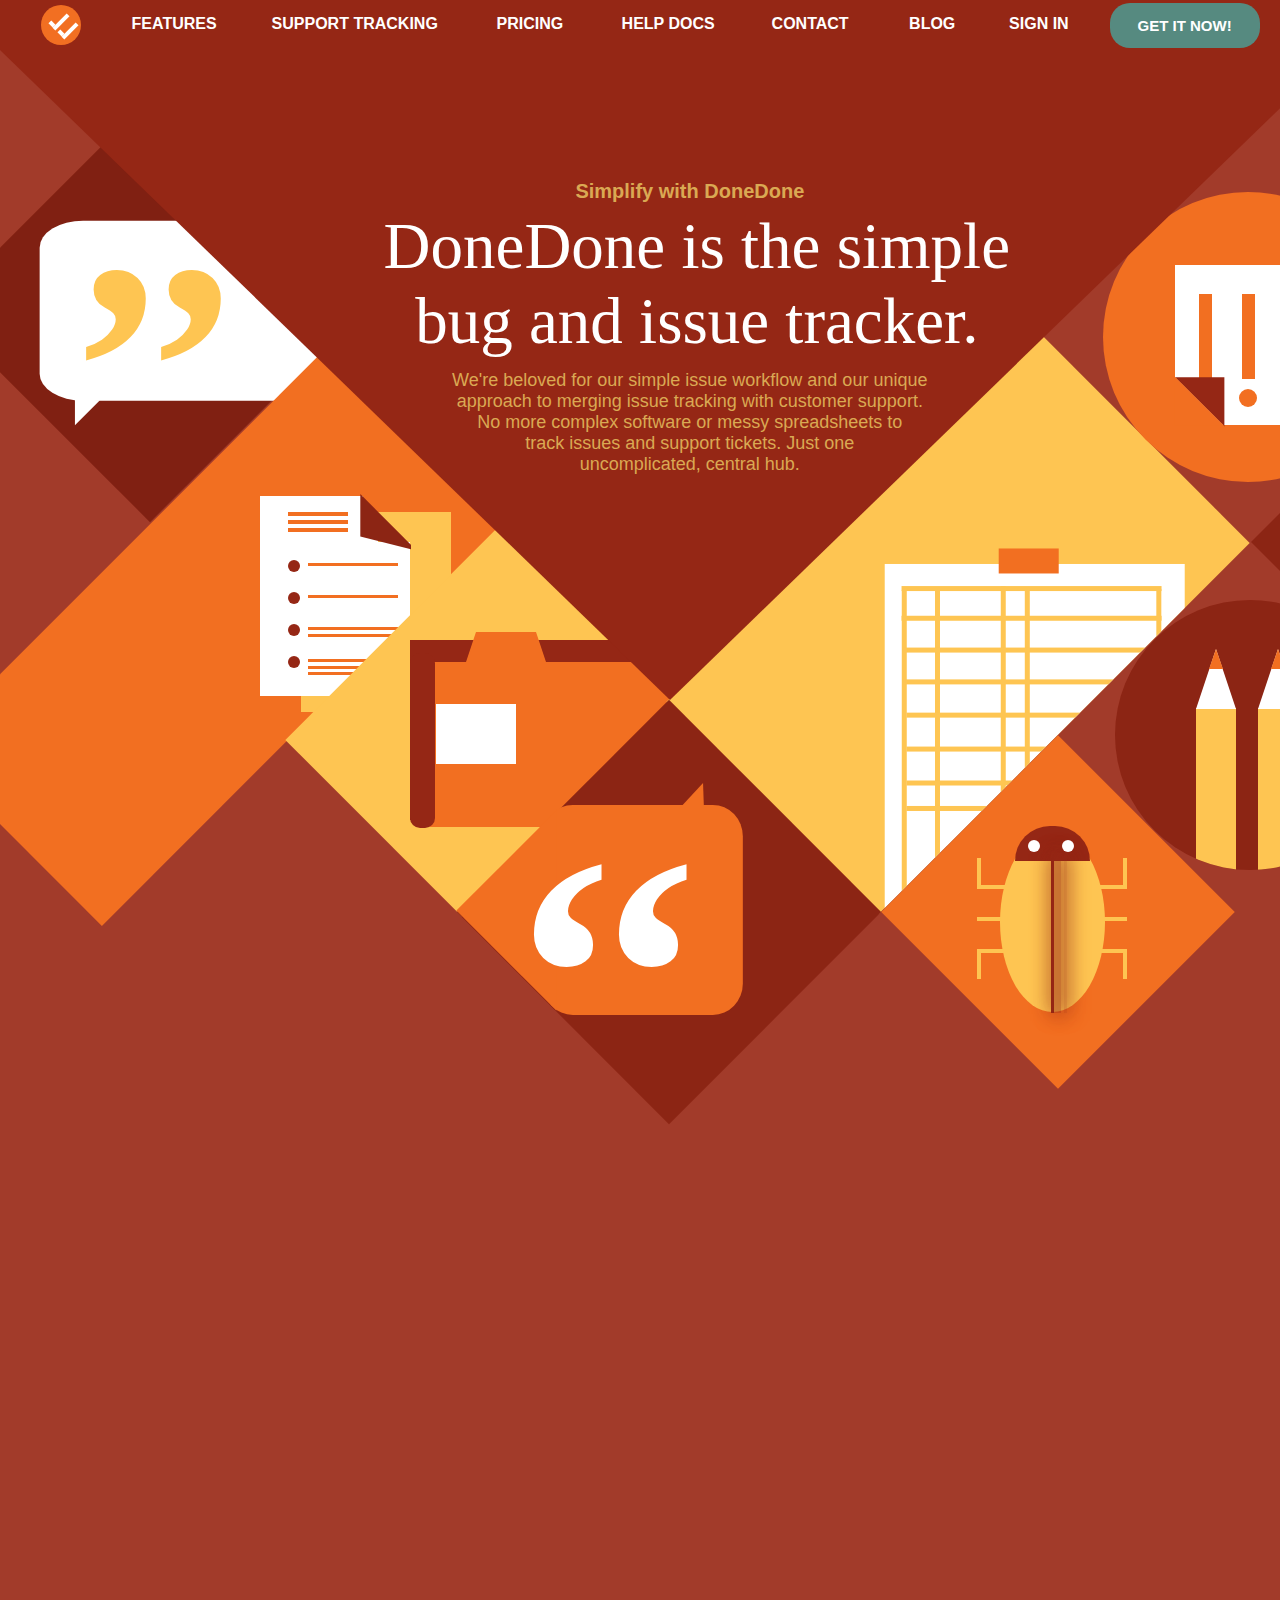
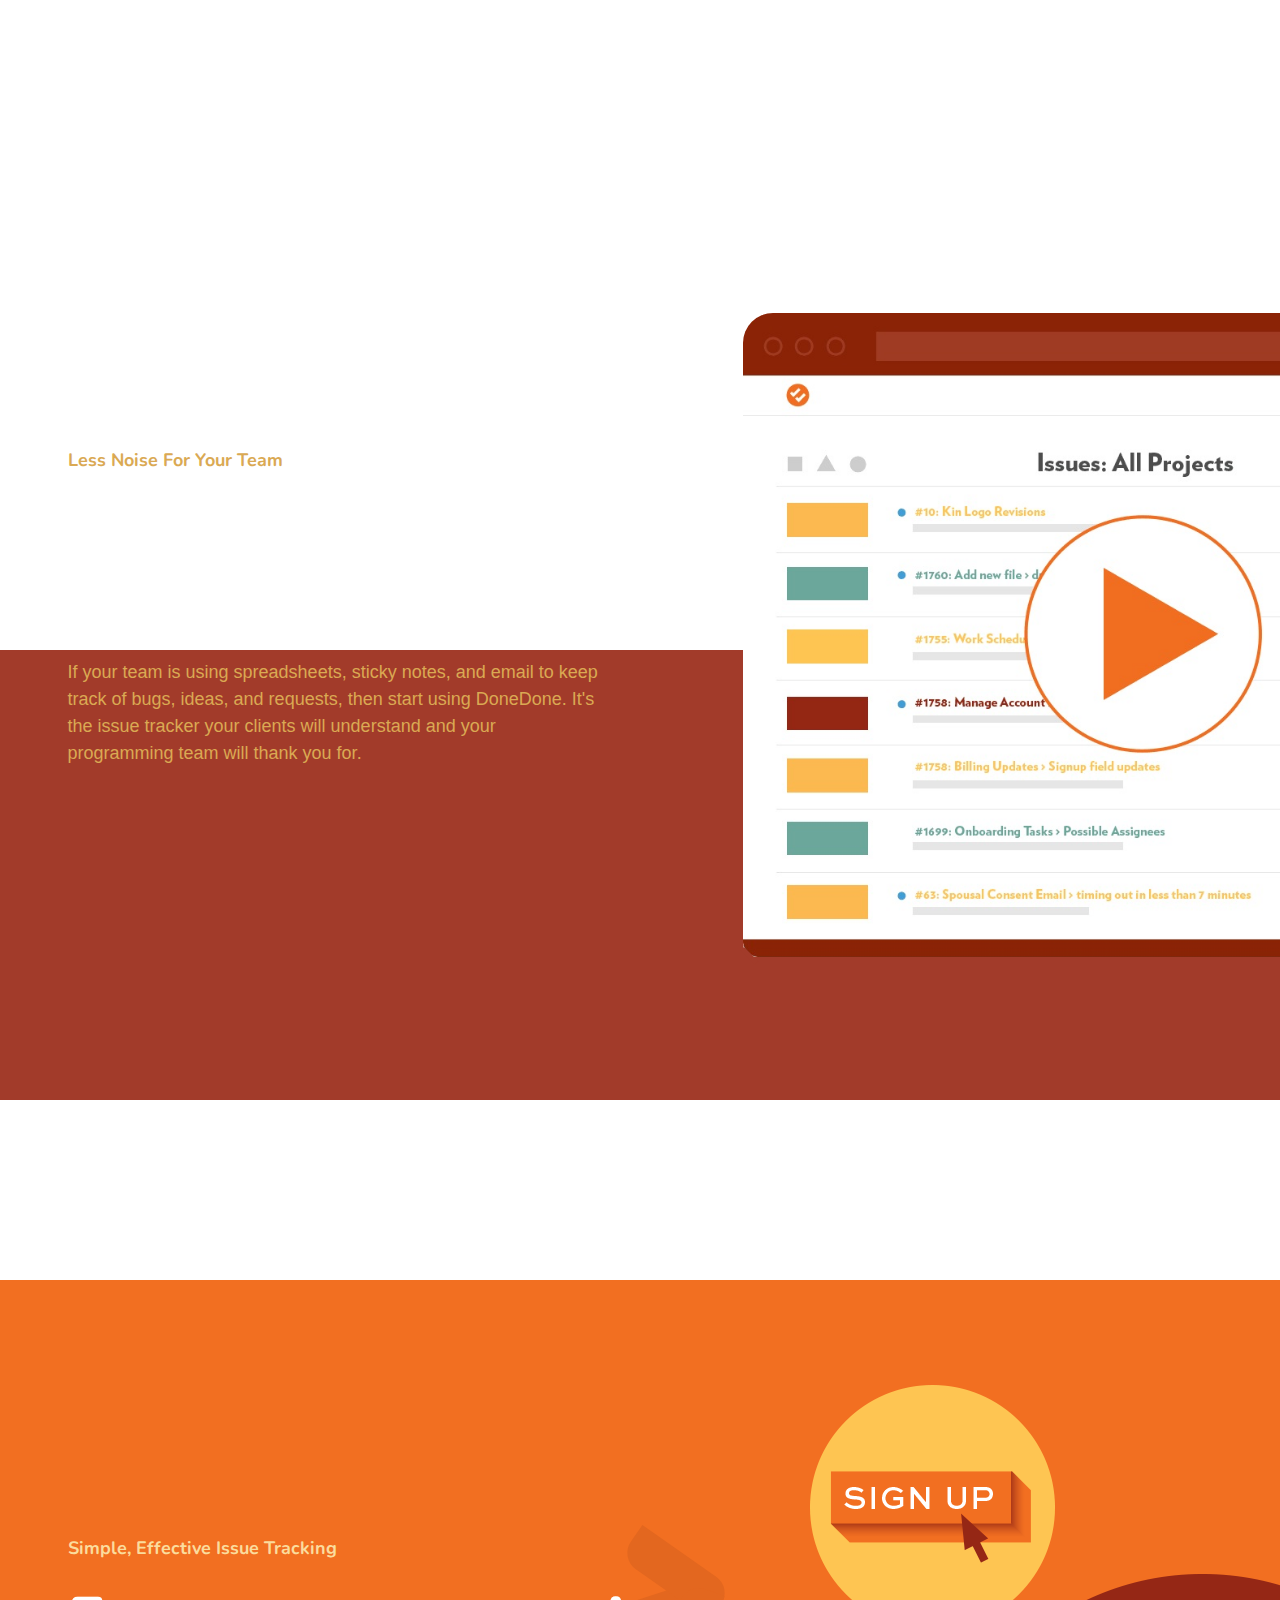
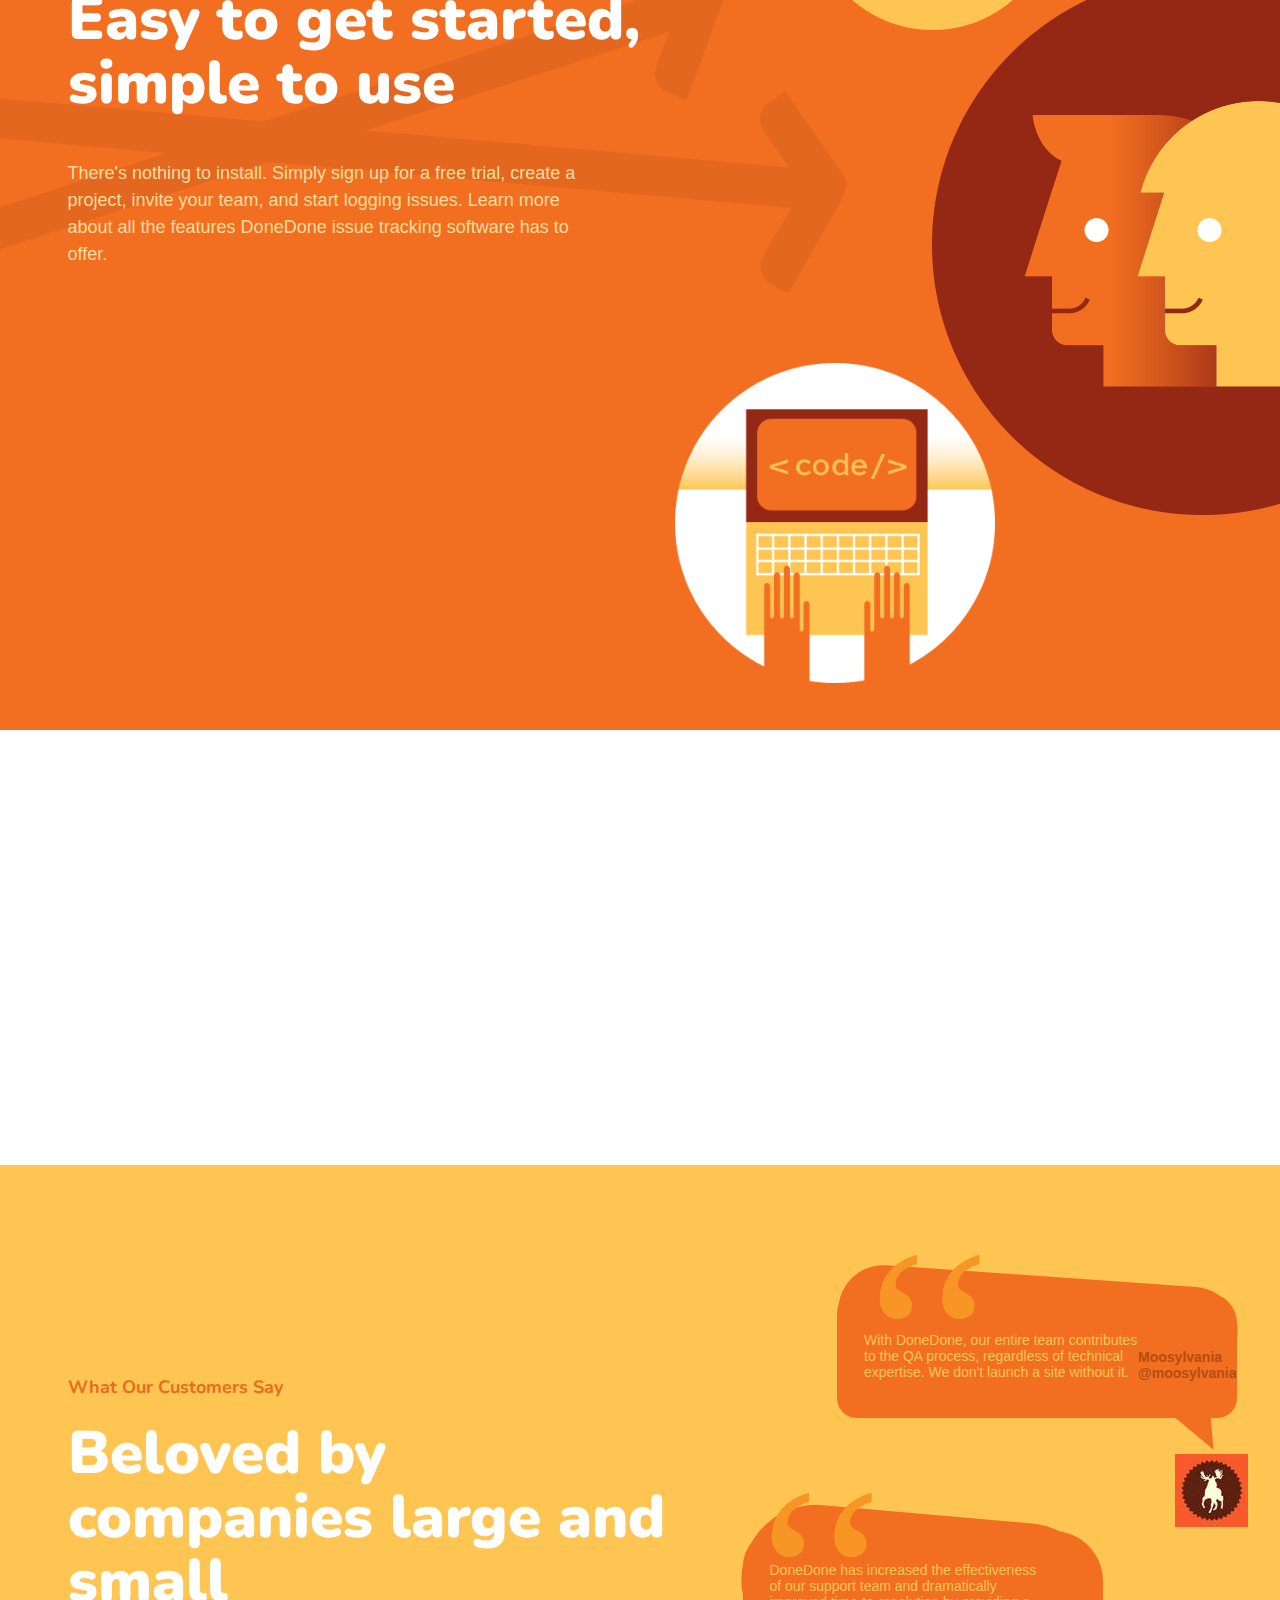
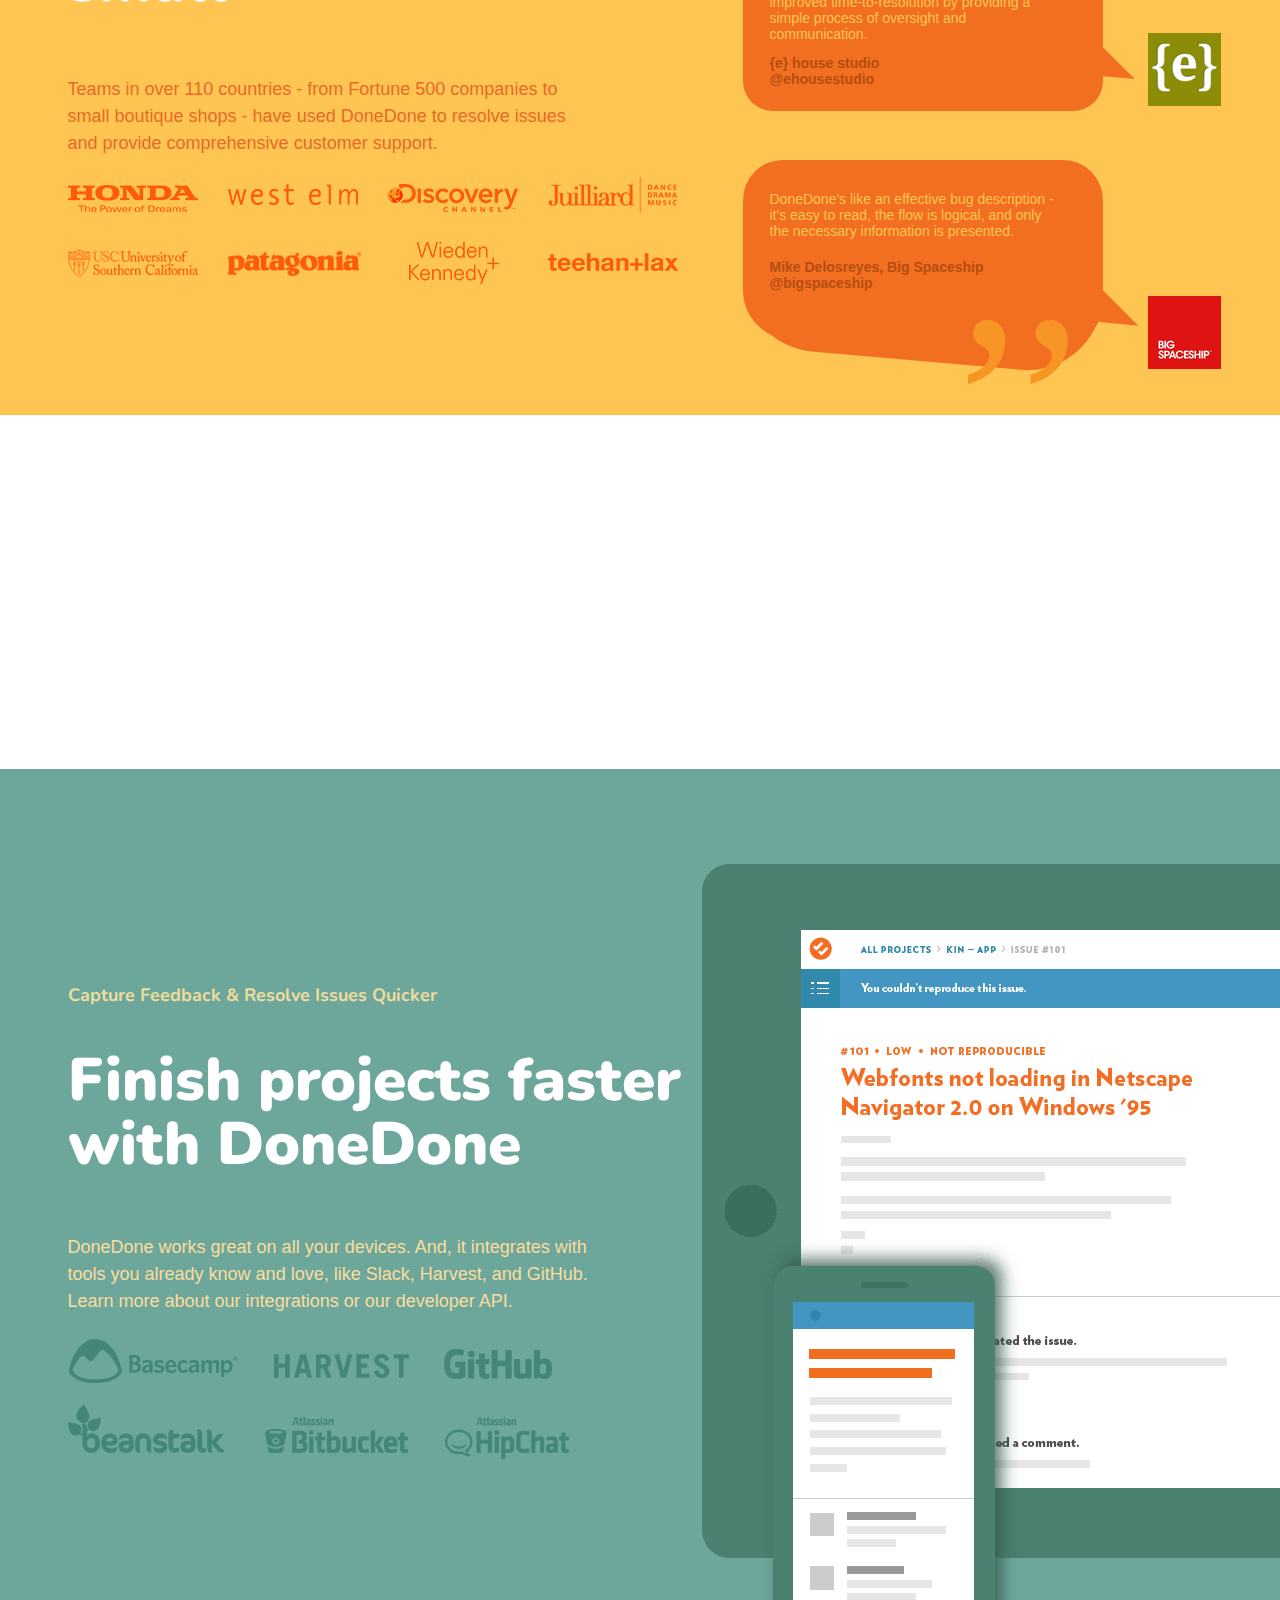
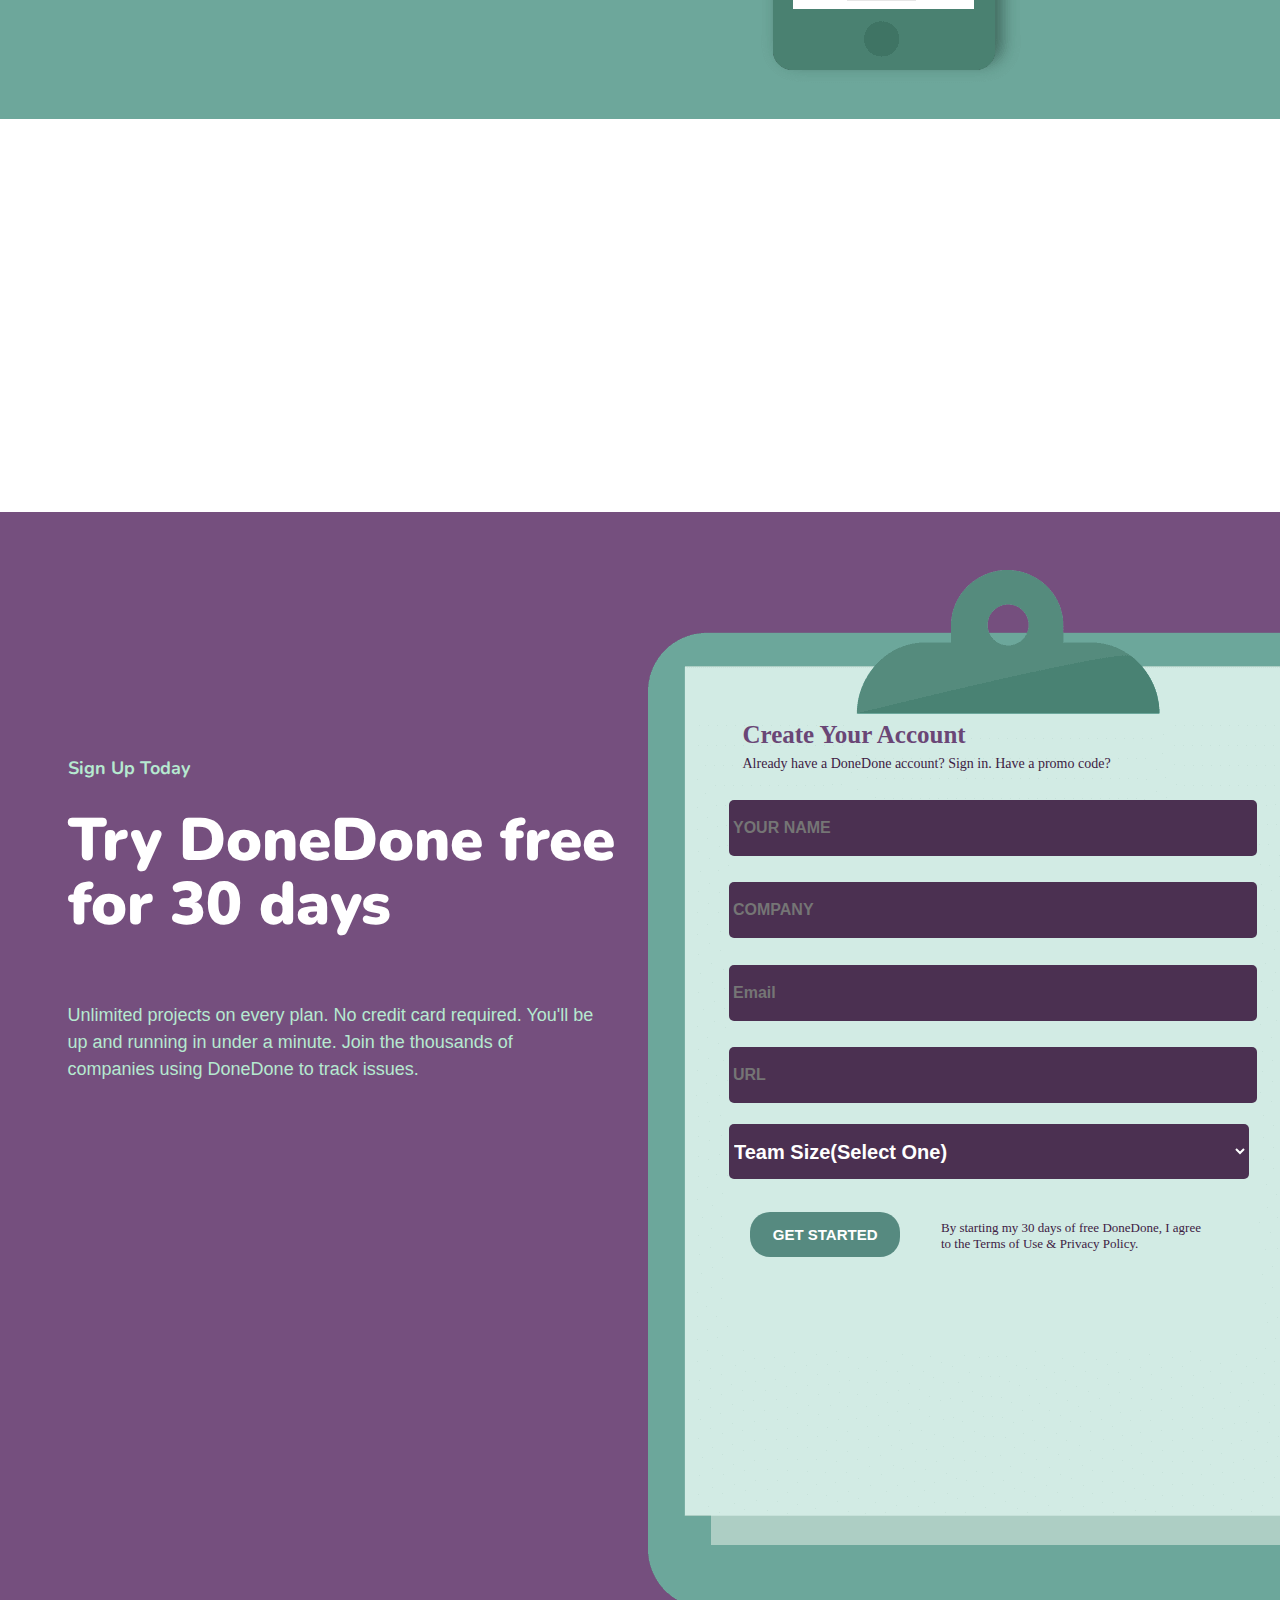
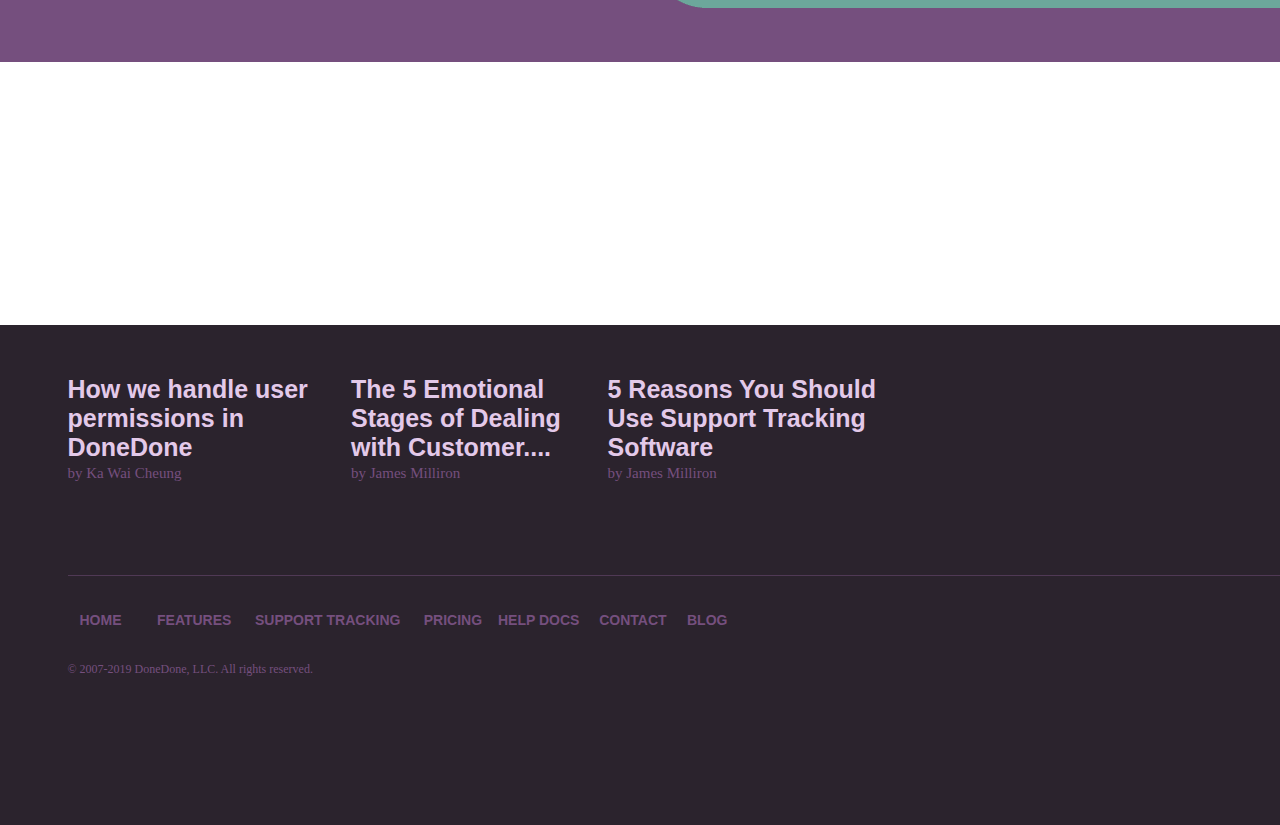
<file: index.html>
﻿<!DOCTYPE html>

<html lang="en">
<link rel="stylesheet" href="mainCSS.css">
<link rel="stylesheet" href="https://cdnjs.cloudflare.com/ajax/libs/font-awesome/4.7.0/css/font-awesome.min.css">
<link rel="stylesheet" type="text/css" href="//fonts.googleapis.com/css?family=Nunito" />

<head>

    <title>getDoneDone</title>
</head>
<body>

<div class="getDoneDone">

    <div class="redBackground">

        <div class="topBar">
            <div class="logoCircle"></div>
            <div class="tic1"></div>
            <div class="tic12"></div>
            <div class="tic2"></div>
            <div class="tic21"></div>
        </div>
        <div class="topBarButtonBox">
            <button class="featuresButton btn">FEATURES</button>
            <button class="supportButton btn">SUPPORT TRACKING</button>
            <button class="pricingButton btn">PRICING</button>
            <button class="helpDocsButton btn">HELP DOCS</button>
            <button class="contactButton btn">CONTACT</button>
            <button class="blogButton btn">BLOG</button>
            <button class="signInButton btn">SIGN IN</button>
            <button class="getItNowButton btn">GET IT NOW!</button>
        </div>

        <div class="leftBox1">
            <div class="leftBox12"></div>
            <div class="leftBoxTriangle"></div>
        </div>
        <h1 id="koma1">,,</h1>

        <div class="leftBox2"></div>

        <div class="leftPageBackground"></div>
        <div class="leftPage">

        </div>
        <div class="leftPageBox2"></div>
        <div class="leftPageBox1"></div>
        <div class="leftPageTriangle"></div>
        <div class="leftPageUpperLine1"></div>
        <div class="leftPageUpperLine2"></div>
        <div class="leftPageUpperLine3"></div>
        <div class="leftFix"></div>
        <div class="leftPageDot1"></div>
        <div class="leftPageLowerLine1"></div>
        <div class="leftPageDot2"></div>
        <div class="leftPageLowerLine2"></div>
        <div class="leftPageDot3"></div>
        <div class="leftPageLowerLine3"></div>
        <div class="leftPageLowerLine31"></div>
        <div class="leftPageDot4"></div>
        <div class="leftPageLowerLine4"></div>
        <div class="leftPageLowerLine41"></div>
        <div class="leftPageLowerLine42"></div>
        <div class="leftBox3"></div>

        <div class="leftFile1"></div>
        <div class="leftFile2"></div>
        <div class="leftFile3"></div>
        <div class="leftFile4"></div>
        <div class="leftFile5"></div>
        <div class="leftBox4">
            <div class="bigPage"></div>
            <div class="bigPageTopBar"></div>
            <div class="bigPageVertical1"></div>
            <div class="bigPageVertical2"></div>
            <div class="bigPageVertical3"></div>
            <div class="bigPageVertical4"></div>
            <div class="bigPageVertical5"></div>
            <div class="bigPageHorizontalLine1"></div>
            <div class="bigPageHorizontalLine2"></div>
            <div class="bigPageHorizontalLine3"></div>
            <div class="bigPageHorizontalLine4"></div>
            <div class="bigPageHorizontalLine5"></div>
            <div class="bigPageHorizontalLine6"></div>
            <div class="bigPageHorizontalLine7"></div>
            <div class="bigPageHorizontalLine8"></div>
        </div>
        <div class="rightTriangle"></div>
        <div class="rightUpperCircle">

            <div class="rightUpperCirclePage"></div>
            <div class="rightUpperCircleLine1"></div>
            <div class="rightUpperCircleLine2"></div>
            <div class="rightUpperCircleLine3"></div>
            <div class="rightUpperCirclePageDot1"></div>
            <div class="rightUpperCirclePageDot2"></div>
            <div class="rightUpperCirclePageCorner1"></div>
            <div class="rightUpperCirclePageCorner2"></div>

        </div>

        <div class="rightLowerCircle">
            <div class="pencilBody1"></div>
            <div class="pencilWhitePart1"></div>
            <div class="pencilOrangePart1"></div>
            <div class="pencilBody2"></div>
            <div class="pencilWhitePart2"></div>
            <div class="pencilOrangePart2"></div>
        </div>

        <div class="triangle"></div>
        <p id="Simplify">Simplify with DoneDone</p>
       <p class="doneDoneText">DoneDone is the simple<br>bug and issue tracker.</p>
           <p id="normal">We're beloved for our simple issue workflow and our unique <br>
                   approach to merging issue tracking with customer support.<br>
                   No more complex software or messy spreadsheets to<br>
                   track issues and support tickets. Just one<br>
                   uncomplicated, central hub.
           </p>

          <div class="centerBoxBottom">
              <div class="centerLowerBoxInner"></div>
              <div class="centerLowerBoxTringle"></div>
          </div>

          <div class="centerBoxBottomTrangle"></div>
          <h1 id="koma2">,,</h1>
          <div class="rightBoxBottom"></div>
          <div class="insectLeg1"></div>
          <div class="insectLeg2"></div>
          <div class="insectLeg3"></div>
          <div class="insectLegL1"></div>
          <div class="insectLegL3"></div>
          <div class="insectLegL2"></div>
          <div class="insectLegL4"></div>
          <div class="insectBody"></div>
          <div class="insectHead"></div>
          <div class="insectMiddleLine"></div>

          <div class="insectMiddleLine2"></div>
          <div class="insectMiddleLine3"></div>
          <div class="insectLeftEye"></div>
          <div class="insectRightEye"></div>

       </div>

    <div class="redBackground1">
          <p id="lessNoise">Less Noise For Your Team</p>
          <p class="goodByeText">Goodbye to stickies,<br> spreadsheets & email</p>
          <p id="normal1">If your team is using spreadsheets, sticky notes, and email to keep<br>
              track of bugs, ideas, and requests, then start using DoneDone. It's<br>
              the issue tracker your clients will understand and your<br>
              programming team will thank you for.</p>
          <img class="img1" src="images/pagehomegoodbye.jpg"  alt="">
          <div class="img1BottomCover"></div>
          <div class="img1BottomCover1"></div>
        </div>

    <div class="orangeBackground">

        <img id="signUpImg" src="images/homesignup.png" alt="">
        <img id="faceImg" src="images/homefaces1.png" alt="">
        <img id="codeImg" src="images/homecode.png" alt="">
        <div class="arrowLine1"></div>
        <div class="arrowLine1Left"></div>
        <div class="arrowLine1Right"></div>
        <div class="arrowLine2"></div>
        <div class="arrowLine2Left"></div>
        <div class="arrowLine2Right"></div>

        <p id="simpleText">Simple, Effective Issue Tracking</p>
        <p id="easyText">Easy to get started,<br> simple to use</p>
        <p id="thereText">There's nothing to install. Simply sign up for a free trial, create a<br>
            project, invite your team, and start logging issues. Learn more<br>
            about all the features DoneDone issue tracking software has to<br>
            offer.
        </p>

    </div>

    <div class="lightYellowBackground">
        <p id="whatText">What Our Customers Say</p>
        <p id="belovedText">Beloved by <br>
            companies large and<br>
            small
        </p>
        <p id="teamsText">
            Teams in over 110 countries - from Fortune 500 companies to<br>
            small boutique shops - have used DoneDone to resolve issues<br>
            and provide comprehensive customer support.
        </p>
        <img  id="homelogosImg" src="images/homelogos2.png" alt="">
        <div class="lightYellowBox1"></div>
        <div class="lightYellowBox1Upper"></div>
        <div class="withTexttriangle"></div>
        <p id="withText">With DoneDone, our entire team contributes<br>
            to the QA process, regardless of technical<br>
            expertise. We don't launch a site without it.
        </p>
        <p id="MoosylvaniaText">Moosylvania<br>@moosylvania</p>
        <div id="koma3">,,</div>
        <img  id="moosyImg" src="images/quotemoosylvania.jpg" alt="">
        <div class="lightYellowBox2"></div>
        <div class="lightYellowBox2Upper"></div>
        <div class="doneDonehasTexttriangle"> </div>
        <img id="ehousesImg" src="images/quoteehousestudio.png" alt="">
        <div id="koma4">,,</div>
        <p id="doneDonehasText">
            DoneDone has increased the effectiveness <br>
            of our support team and dramatically<br>
            improved time-to-resolution by providing a<br>
            simple process of oversight and <br>
            communication.
        </p>
        <p id="houseText">{e} house studio<br>@ehousestudio</p>
        <img id="bigspaceshipImg" src="images/quotebigspaceship.png" alt="">
        <div class="lightYellowBox3"></div>
        <div class="lightYellowBox3Upper"></div>
        <div class="doneDoneLikeTexttriangle"></div>
        <div id="koma5">,,</div>
        <p id="doneDoneLikeText">
            DoneDone's like an effective bug description - <br>
            it's easy to read, the flow is logical, and only<br>
            the necessary information is presented.
        </p>
        <p id="mikeText">Mike Delosreyes, Big Spaceship<br>@bigspaceship</p>

    </div>

    <div class="lightBlueBackground">
        <p id="captureText">Capture Feedback & Resolve Issues Quicker</p>
        <p id="finishText">Finish projects faster<br> with DoneDone</p>
        <p id="doneDoneWorkText">
            DoneDone works great on all your devices. And, it integrates with<br>
            tools you already know and love, like Slack, Harvest, and GitHub.<br>
            Learn more about our integrations or our developer API.
        </p>
        <img id="pagehomeImg" src="images/pagehomeintegrations.png" alt="">
        <img id="tabletImg" src="images/pagehometablet.png" alt="">
        <img id="phoneImg" src="images/pagehomephone.png" alt="">
    </div>

    <div class="violetBackground">

        <img id="pagehomeclipboardImg" src="images/pagehomeclipboard.png" alt="">

        <p id="createText">Create Your Account</p>
        <p id="alreadyText">Already have a DoneDone account? Sign in. Have a promo code?</p>
        <form class="inputText">

           <input  id="nameInputText"  type="text" placeholder="YOUR NAME" required>
            <input  id="companyInputText"  type="text" placeholder="COMPANY" required>
            <input  id="emailInputText"  type="text" placeholder="Email" required>
            <input  id="urlInputText"  type="text" placeholder="URL" required>
            <div id="team">
                <label>
                    <select id="teamInputText" required>
                        <option id="teamSelect" disabled selected>Team Size(Select One)</option>
                        <option>1-15 Members</option>
                        <option>16-50 Members</option>
                        <option>51-150 Members</option>
                        <option>150+ Members</option>
                    </select>
                </label>
            </div>


            <button class="submitButton" type="submit">GET STARTED</button>
            <p id="ByText">By starting my 30 days of free DoneDone, I agree<br> to the Terms of Use & Privacy Policy.</p>
        </form>
        <p id="signUpText">Sign Up Today</p>
        <p id="tryDoneText">Try DoneDone free<br> for 30 days</p>
        <p id="unlimitedText">Unlimited projects on every plan. No credit card required. You'll be<br>
            up and running in under a minute. Join the thousands of<br>
            companies using DoneDone to track issues.
        </p>
    </div>

    <div class="darkVioletBackground">
        <!--<a href="https://www.facebook.com/" class="fa fa-facebook"></a>
        <a href="https://www.facebook.com/" class="fa fa-mail"></a>-->
        <a id="handelText" href="https://www.getdonedone.com/how-we-handle-user-permissions-in-donedone/">How we handle user<br>
            permissions in<br>
            DoneDone
        </a>
        <a id="handelText1" href="https://www.getdonedone.com/how-we-handle-user-permissions-in-donedone/">by Ka Wai Cheung</a>
        <a id="emotionalText" href="https://www.getdonedone.com/how-we-handle-user-permissions-in-donedone/">The 5 Emotional<br>
            Stages of Dealing<br>
            with Customer....
        </a>
        <a id="emotionalText1" href="https://www.getdonedone.com/how-we-handle-user-permissions-in-donedone/">by James Milliron</a>

        <a id="reasonsText" href="https://www.getdonedone.com/how-we-handle-user-permissions-in-donedone/">5 Reasons You Should<br>
            Use Support Tracking<br>
            Software
        </a>
        <a id="reasonsText1" href="https://www.getdonedone.com/how-we-handle-user-permissions-in-donedone/">by James Milliron</a>

        <div class="divideLine"></div>

        <button class="homeButtonLower btn">HOME</button>
        <button class="featuresButtonLower btn">FEATURES</button>
        <button class="supportButtonLower btn">SUPPORT TRACKING</button>
        <button class="pricingButtonLower btn">PRICING</button>
        <button class="helpDocsButtonLower btn">HELP DOCS</button>
        <button class="contactButtonLower btn">CONTACT</button>
        <button class="blogButtonLower btn">BLOG</button>

        <p id="copyRight">© 2007-2019 DoneDone, LLC. All rights reserved.</p>

    </div>
</div>

</body>
</html>
</file>
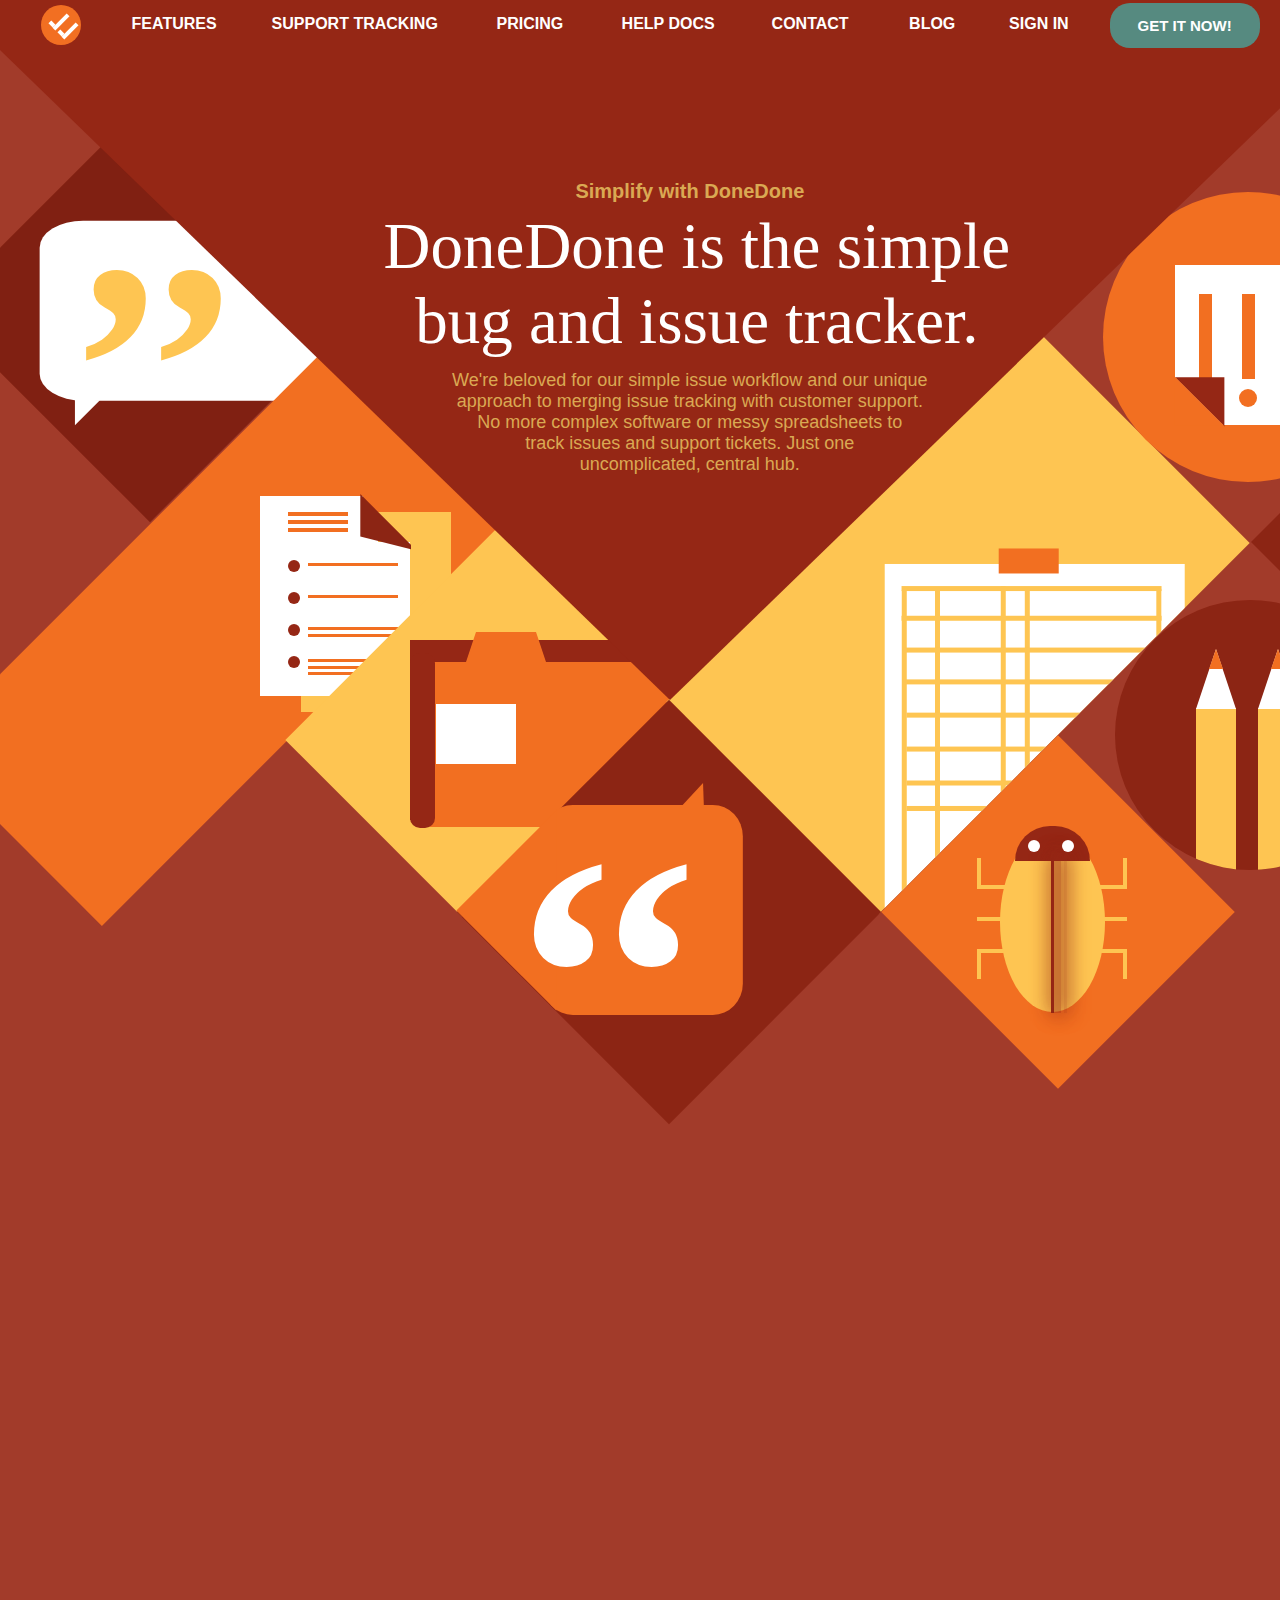
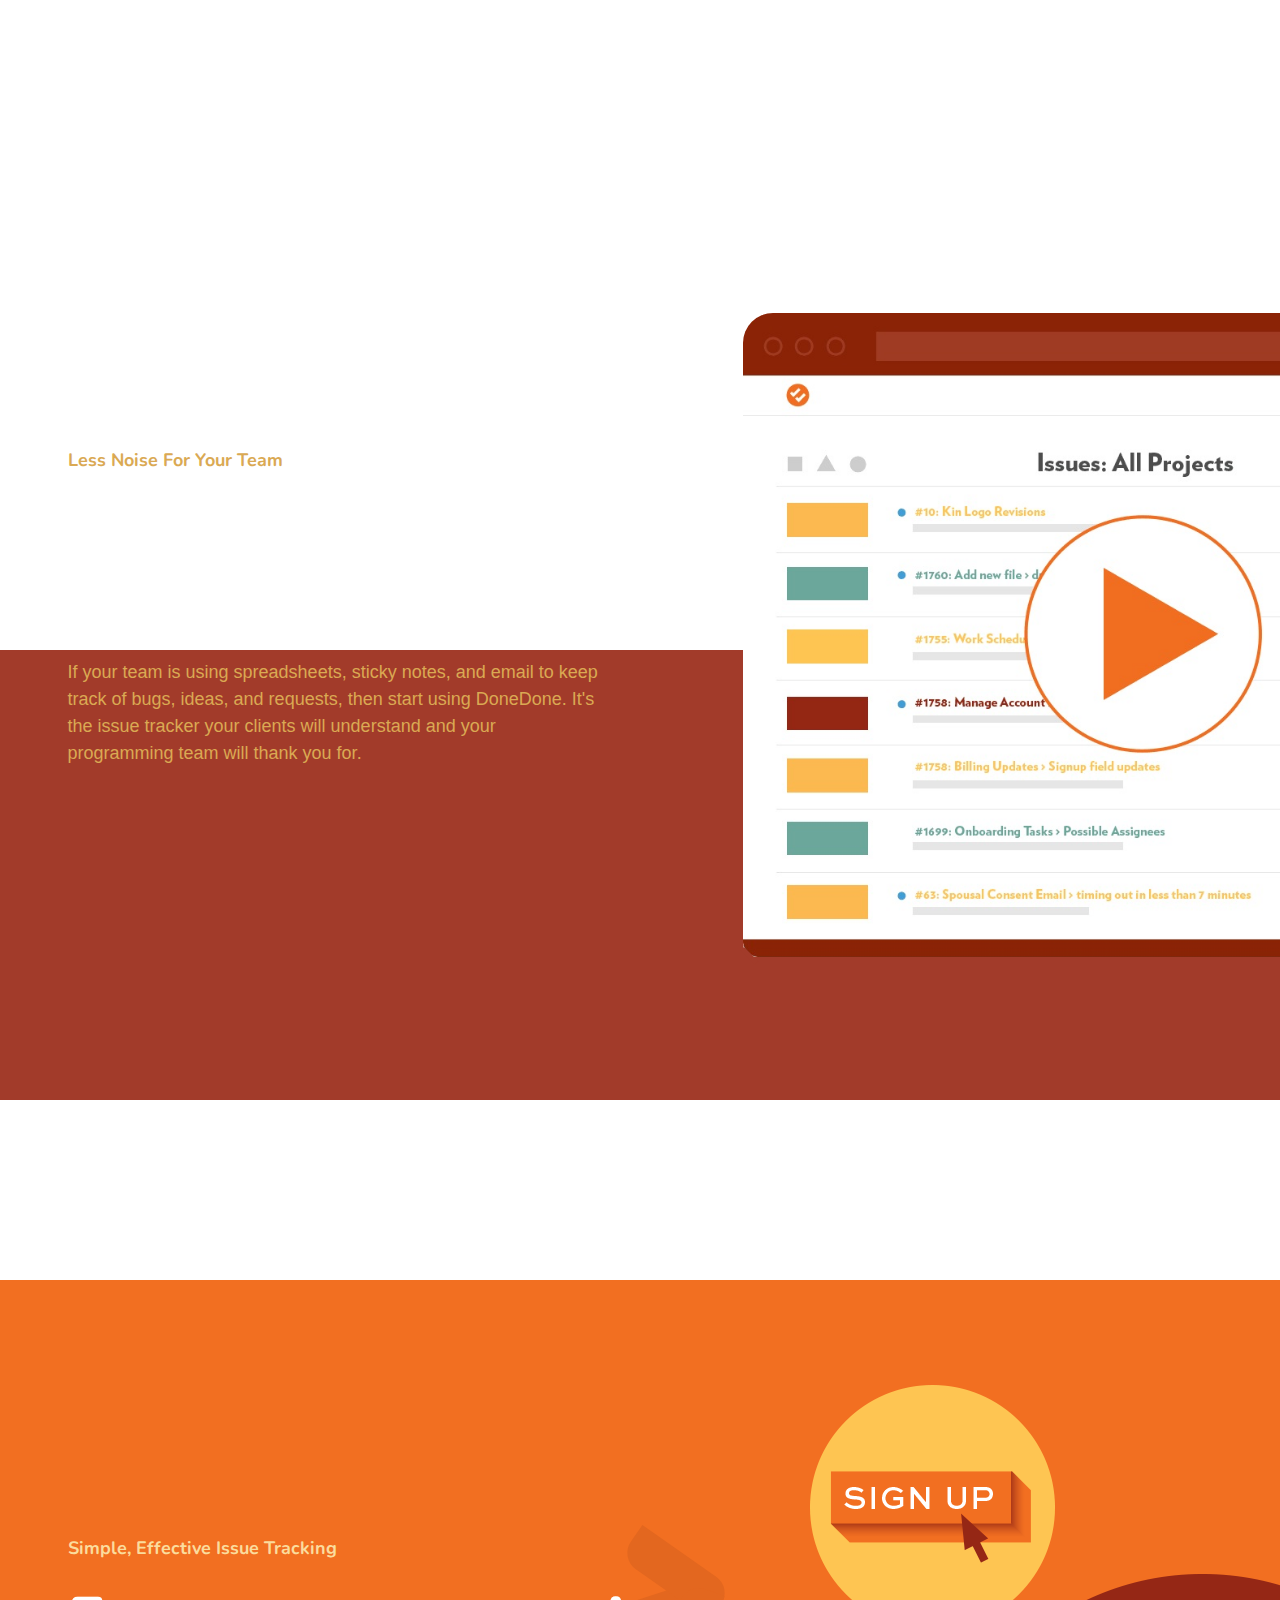
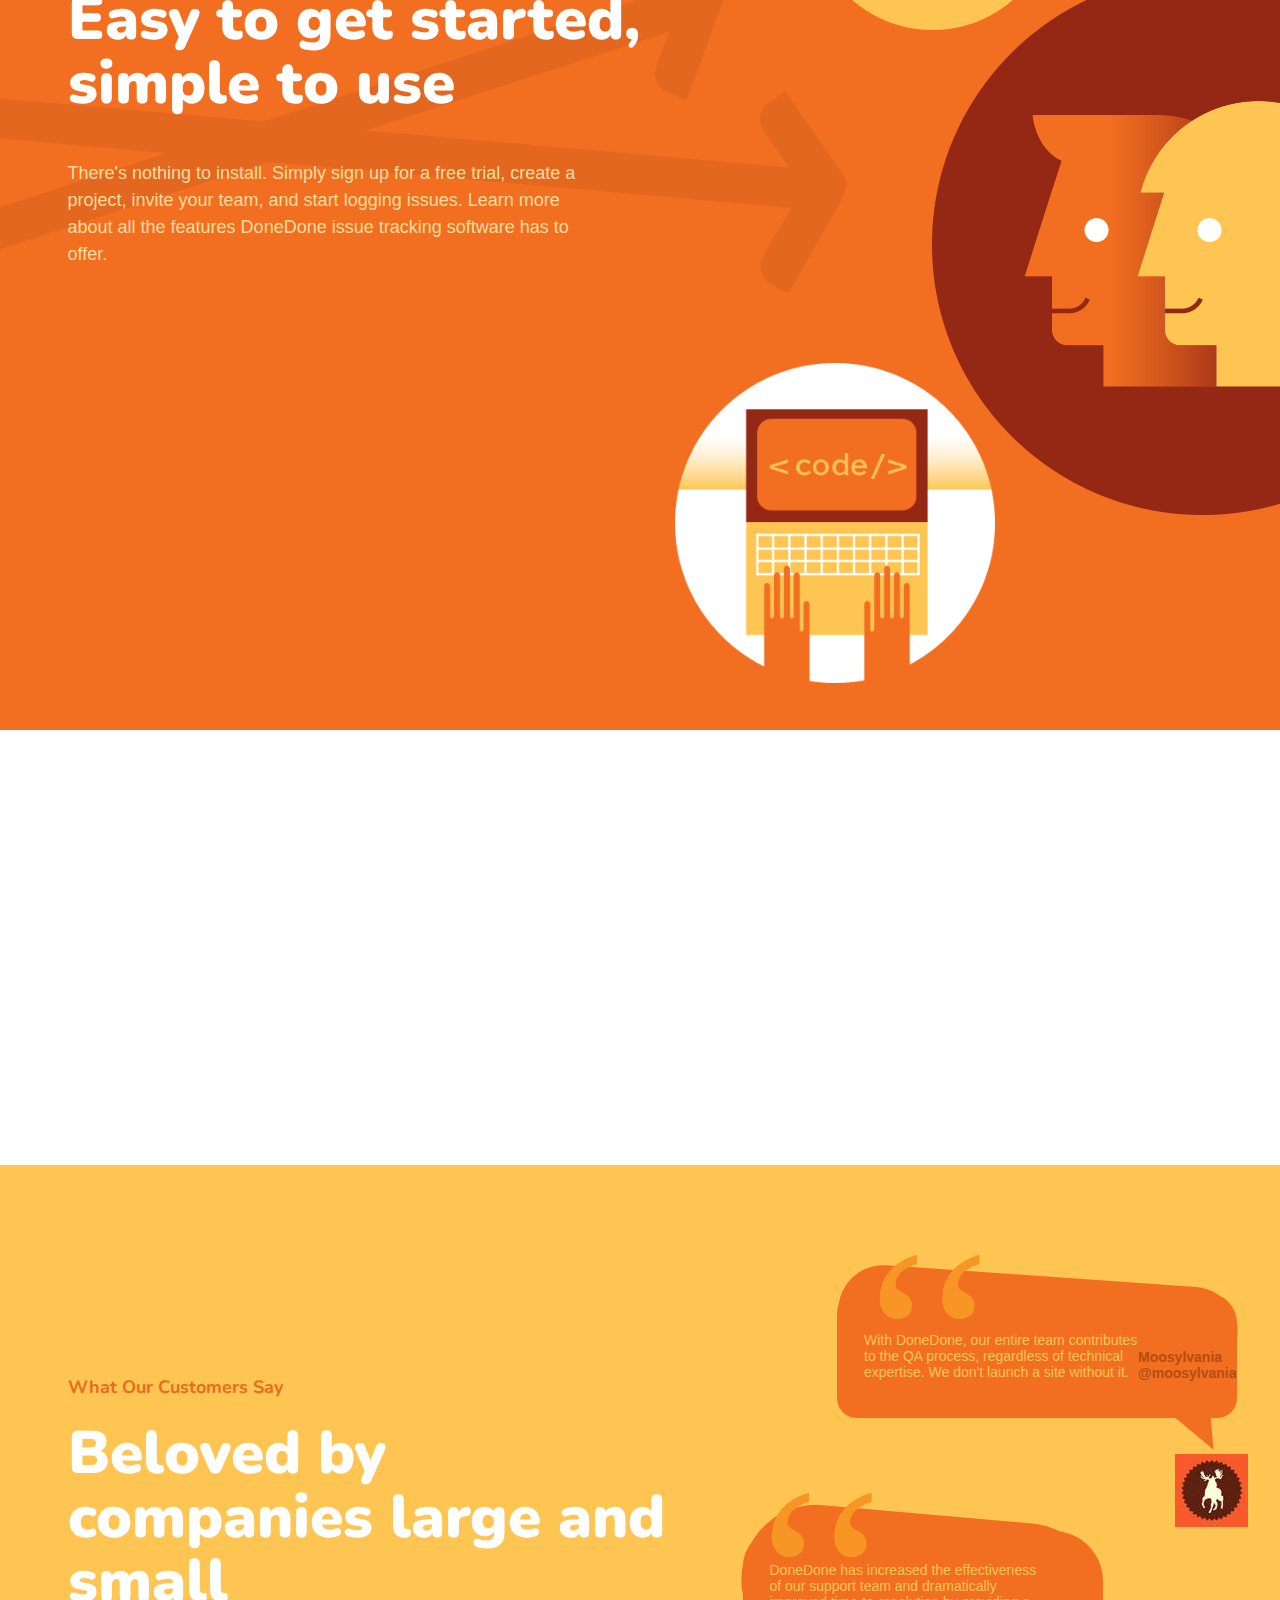
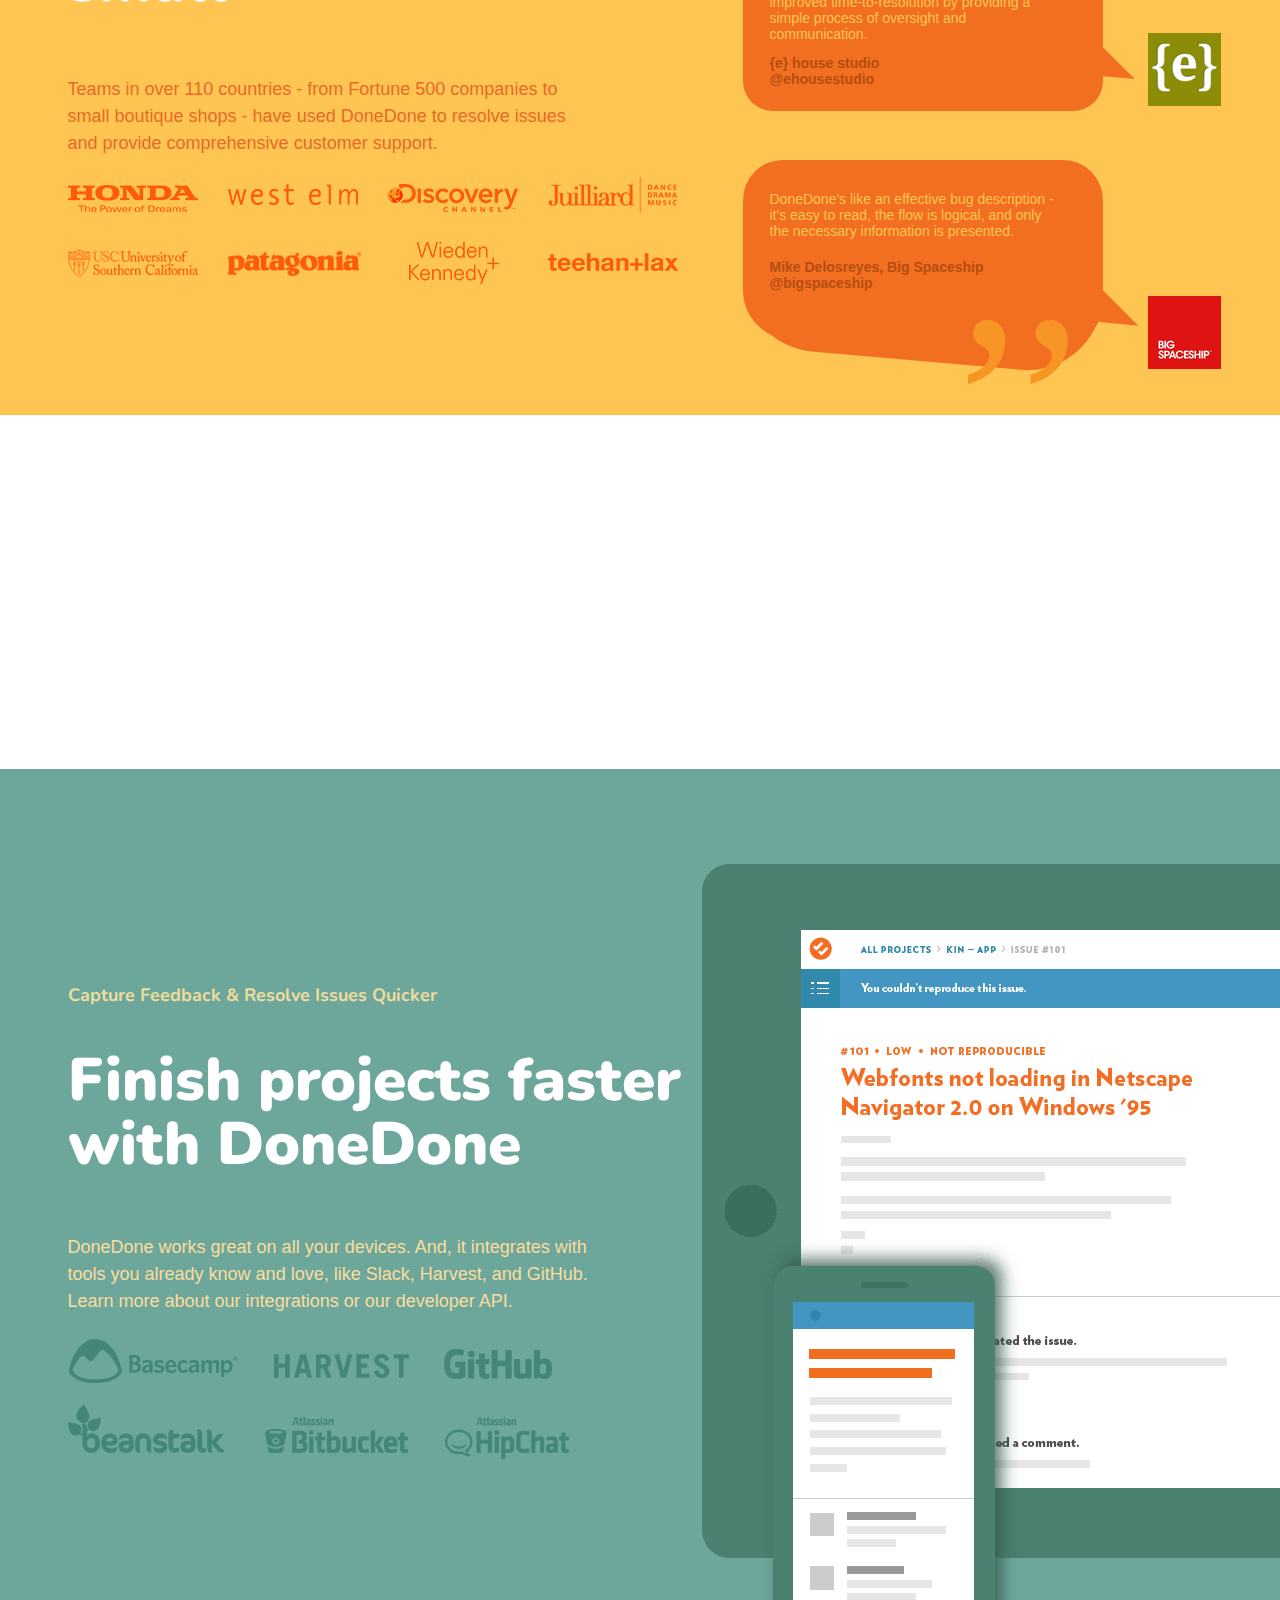
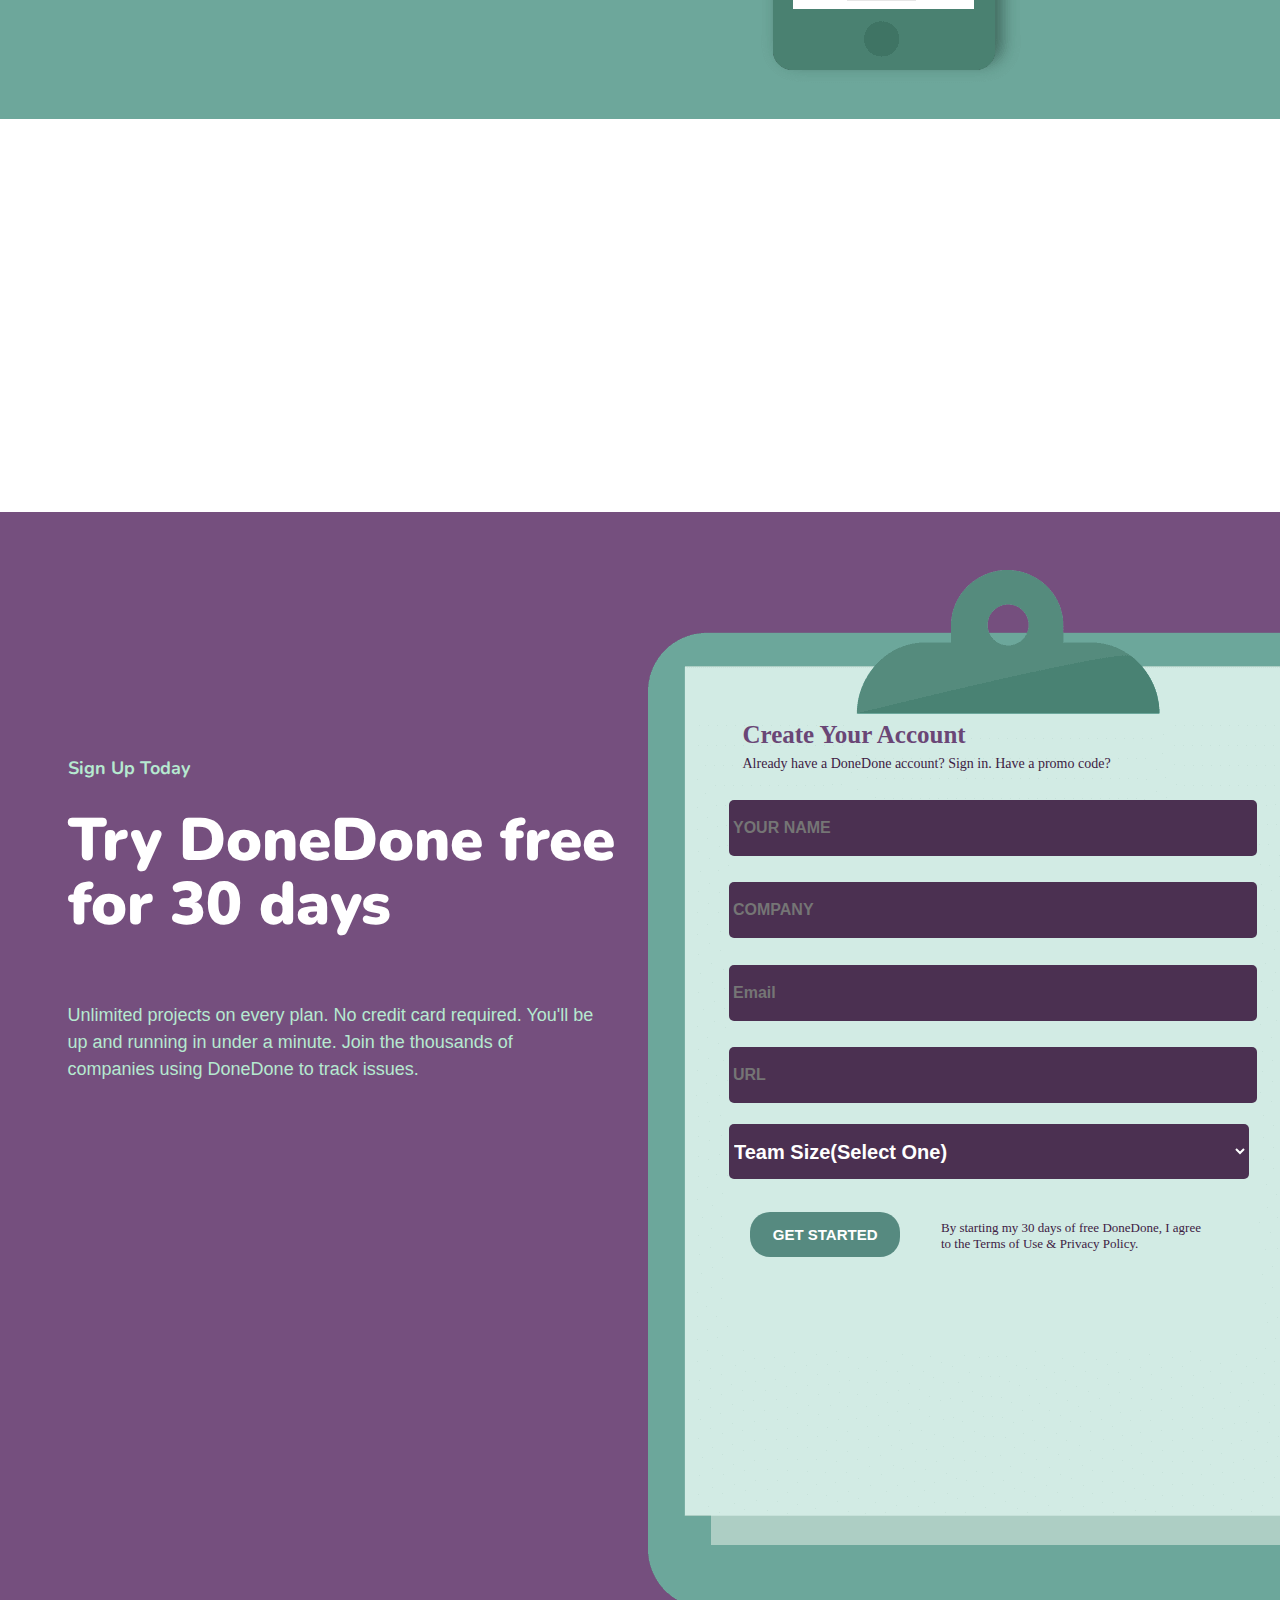
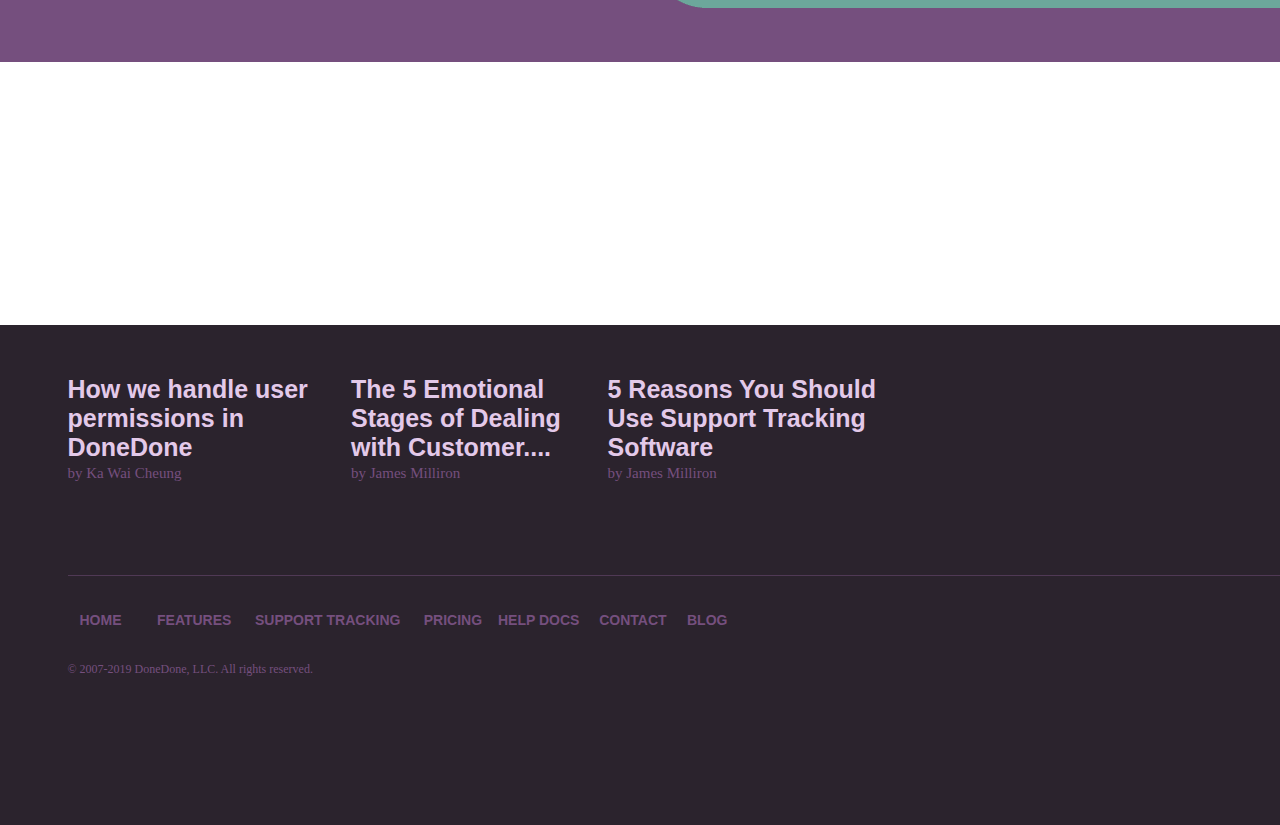
<file: main.html>
﻿<!DOCTYPE html>

<html lang="en">
<link rel="stylesheet" href="mainCSS.css">
<link rel="stylesheet" href="https://cdnjs.cloudflare.com/ajax/libs/font-awesome/4.7.0/css/font-awesome.min.css">
<link rel="stylesheet" type="text/css" href="//fonts.googleapis.com/css?family=Nunito" />

<head>

    <title>getDoneDone</title>
</head>
<body>

<div class="getDoneDone">

    <div class="redBackground">

        <div class="topBar">
            <div class="logoCircle"></div>
            <div class="tic1"></div>
            <div class="tic12"></div>
            <div class="tic2"></div>
            <div class="tic21"></div>
        </div>
        <div class="topBarButtonBox">
            <button class="featuresButton btn">FEATURES</button>
            <button class="supportButton btn">SUPPORT TRACKING</button>
            <button class="pricingButton btn">PRICING</button>
            <button class="helpDocsButton btn">HELP DOCS</button>
            <button class="contactButton btn">CONTACT</button>
            <button class="blogButton btn">BLOG</button>
            <button class="signInButton btn">SIGN IN</button>
            <button class="getItNowButton btn">GET IT NOW!</button>
        </div>

        <div class="leftBox1">
            <div class="leftBox12"></div>
            <div class="leftBoxTriangle"></div>
        </div>
        <h1 id="koma1">,,</h1>

        <div class="leftBox2"></div>

        <div class="leftPageBackground"></div>
        <div class="leftPage">

        </div>
        <div class="leftPageBox2"></div>
        <div class="leftPageBox1"></div>
        <div class="leftPageTriangle"></div>
        <div class="leftPageUpperLine1"></div>
        <div class="leftPageUpperLine2"></div>
        <div class="leftPageUpperLine3"></div>
        <div class="leftFix"></div>
        <div class="leftPageDot1"></div>
        <div class="leftPageLowerLine1"></div>
        <div class="leftPageDot2"></div>
        <div class="leftPageLowerLine2"></div>
        <div class="leftPageDot3"></div>
        <div class="leftPageLowerLine3"></div>
        <div class="leftPageLowerLine31"></div>
        <div class="leftPageDot4"></div>
        <div class="leftPageLowerLine4"></div>
        <div class="leftPageLowerLine41"></div>
        <div class="leftPageLowerLine42"></div>
        <div class="leftBox3"></div>

        <div class="leftFile1"></div>
        <div class="leftFile2"></div>
        <div class="leftFile3"></div>
        <div class="leftFile4"></div>
        <div class="leftFile5"></div>
        <div class="leftBox4">
            <div class="bigPage"></div>
            <div class="bigPageTopBar"></div>
            <div class="bigPageVertical1"></div>
            <div class="bigPageVertical2"></div>
            <div class="bigPageVertical3"></div>
            <div class="bigPageVertical4"></div>
            <div class="bigPageVertical5"></div>
            <div class="bigPageHorizontalLine1"></div>
            <div class="bigPageHorizontalLine2"></div>
            <div class="bigPageHorizontalLine3"></div>
            <div class="bigPageHorizontalLine4"></div>
            <div class="bigPageHorizontalLine5"></div>
            <div class="bigPageHorizontalLine6"></div>
            <div class="bigPageHorizontalLine7"></div>
            <div class="bigPageHorizontalLine8"></div>
        </div>
        <div class="rightTriangle"></div>
        <div class="rightUpperCircle">

            <div class="rightUpperCirclePage"></div>
            <div class="rightUpperCircleLine1"></div>
            <div class="rightUpperCircleLine2"></div>
            <div class="rightUpperCircleLine3"></div>
            <div class="rightUpperCirclePageDot1"></div>
            <div class="rightUpperCirclePageDot2"></div>
            <div class="rightUpperCirclePageCorner1"></div>
            <div class="rightUpperCirclePageCorner2"></div>

        </div>

        <div class="rightLowerCircle">
            <div class="pencilBody1"></div>
            <div class="pencilWhitePart1"></div>
            <div class="pencilOrangePart1"></div>
            <div class="pencilBody2"></div>
            <div class="pencilWhitePart2"></div>
            <div class="pencilOrangePart2"></div>
        </div>

        <div class="triangle"></div>
        <p id="Simplify">Simplify with DoneDone</p>
       <p class="doneDoneText">DoneDone is the simple<br>bug and issue tracker.</p>
           <p id="normal">We're beloved for our simple issue workflow and our unique <br>
                   approach to merging issue tracking with customer support.<br>
                   No more complex software or messy spreadsheets to<br>
                   track issues and support tickets. Just one<br>
                   uncomplicated, central hub.
           </p>

          <div class="centerBoxBottom">
              <div class="centerLowerBoxInner"></div>
              <div class="centerLowerBoxTringle"></div>
          </div>

          <div class="centerBoxBottomTrangle"></div>
          <h1 id="koma2">,,</h1>
          <div class="rightBoxBottom"></div>
          <div class="insectLeg1"></div>
          <div class="insectLeg2"></div>
          <div class="insectLeg3"></div>
          <div class="insectLegL1"></div>
          <div class="insectLegL3"></div>
          <div class="insectLegL2"></div>
          <div class="insectLegL4"></div>
          <div class="insectBody"></div>
          <div class="insectHead"></div>
          <div class="insectMiddleLine"></div>

          <div class="insectMiddleLine2"></div>
          <div class="insectMiddleLine3"></div>
          <div class="insectLeftEye"></div>
          <div class="insectRightEye"></div>

       </div>

    <div class="redBackground1">
          <p id="lessNoise">Less Noise For Your Team</p>
          <p class="goodByeText">Goodbye to stickies,<br> spreadsheets & email</p>
          <p id="normal1">If your team is using spreadsheets, sticky notes, and email to keep<br>
              track of bugs, ideas, and requests, then start using DoneDone. It's<br>
              the issue tracker your clients will understand and your<br>
              programming team will thank you for.</p>
          <img class="img1" src="images/pagehomegoodbye.jpg"  alt="">
          <div class="img1BottomCover"></div>
          <div class="img1BottomCover1"></div>
        </div>

    <div class="orangeBackground">

        <img id="signUpImg" src="images/homesignup.png" alt="">
        <img id="faceImg" src="images/homefaces1.png" alt="">
        <img id="codeImg" src="images/homecode.png" alt="">
        <div class="arrowLine1"></div>
        <div class="arrowLine1Left"></div>
        <div class="arrowLine1Right"></div>
        <div class="arrowLine2"></div>
        <div class="arrowLine2Left"></div>
        <div class="arrowLine2Right"></div>

        <p id="simpleText">Simple, Effective Issue Tracking</p>
        <p id="easyText">Easy to get started,<br> simple to use</p>
        <p id="thereText">There's nothing to install. Simply sign up for a free trial, create a<br>
            project, invite your team, and start logging issues. Learn more<br>
            about all the features DoneDone issue tracking software has to<br>
            offer.
        </p>

    </div>

    <div class="lightYellowBackground">
        <p id="whatText">What Our Customers Say</p>
        <p id="belovedText">Beloved by <br>
            companies large and<br>
            small
        </p>
        <p id="teamsText">
            Teams in over 110 countries - from Fortune 500 companies to<br>
            small boutique shops - have used DoneDone to resolve issues<br>
            and provide comprehensive customer support.
        </p>
        <img  id="homelogosImg" src="images/homelogos2.png" alt="">
        <div class="lightYellowBox1"></div>
        <div class="lightYellowBox1Upper"></div>
        <div class="withTexttriangle"></div>
        <p id="withText">With DoneDone, our entire team contributes<br>
            to the QA process, regardless of technical<br>
            expertise. We don't launch a site without it.
        </p>
        <p id="MoosylvaniaText">Moosylvania<br>@moosylvania</p>
        <div id="koma3">,,</div>
        <img  id="moosyImg" src="images/quotemoosylvania.jpg" alt="">
        <div class="lightYellowBox2"></div>
        <div class="lightYellowBox2Upper"></div>
        <div class="doneDonehasTexttriangle"> </div>
        <img id="ehousesImg" src="images/quoteehousestudio.png" alt="">
        <div id="koma4">,,</div>
        <p id="doneDonehasText">
            DoneDone has increased the effectiveness <br>
            of our support team and dramatically<br>
            improved time-to-resolution by providing a<br>
            simple process of oversight and <br>
            communication.
        </p>
        <p id="houseText">{e} house studio<br>@ehousestudio</p>
        <img id="bigspaceshipImg" src="images/quotebigspaceship.png" alt="">
        <div class="lightYellowBox3"></div>
        <div class="lightYellowBox3Upper"></div>
        <div class="doneDoneLikeTexttriangle"></div>
        <div id="koma5">,,</div>
        <p id="doneDoneLikeText">
            DoneDone's like an effective bug description - <br>
            it's easy to read, the flow is logical, and only<br>
            the necessary information is presented.
        </p>
        <p id="mikeText">Mike Delosreyes, Big Spaceship<br>@bigspaceship</p>

    </div>

    <div class="lightBlueBackground">
        <p id="captureText">Capture Feedback & Resolve Issues Quicker</p>
        <p id="finishText">Finish projects faster<br> with DoneDone</p>
        <p id="doneDoneWorkText">
            DoneDone works great on all your devices. And, it integrates with<br>
            tools you already know and love, like Slack, Harvest, and GitHub.<br>
            Learn more about our integrations or our developer API.
        </p>
        <img id="pagehomeImg" src="images/pagehomeintegrations.png" alt="">
        <img id="tabletImg" src="images/pagehometablet.png" alt="">
        <img id="phoneImg" src="images/pagehomephone.png" alt="">
    </div>

    <div class="violetBackground">

        <img id="pagehomeclipboardImg" src="images/pagehomeclipboard.png" alt="">

        <p id="createText">Create Your Account</p>
        <p id="alreadyText">Already have a DoneDone account? Sign in. Have a promo code?</p>
        <form class="inputText">

           <input  id="nameInputText"  type="text" placeholder="YOUR NAME" required>
            <input  id="companyInputText"  type="text" placeholder="COMPANY" required>
            <input  id="emailInputText"  type="text" placeholder="Email" required>
            <input  id="urlInputText"  type="text" placeholder="URL" required>
            <div id="team">
                <label>
                    <select id="teamInputText" required>
                        <option id="teamSelect" disabled selected>Team Size(Select One)</option>
                        <option>1-15 Members</option>
                        <option>16-50 Members</option>
                        <option>51-150 Members</option>
                        <option>150+ Members</option>
                    </select>
                </label>
            </div>


            <button class="submitButton" type="submit">GET STARTED</button>
            <p id="ByText">By starting my 30 days of free DoneDone, I agree<br> to the Terms of Use & Privacy Policy.</p>
        </form>
        <p id="signUpText">Sign Up Today</p>
        <p id="tryDoneText">Try DoneDone free<br> for 30 days</p>
        <p id="unlimitedText">Unlimited projects on every plan. No credit card required. You'll be<br>
            up and running in under a minute. Join the thousands of<br>
            companies using DoneDone to track issues.
        </p>
    </div>

    <div class="darkVioletBackground">
        <!--<a href="https://www.facebook.com/" class="fa fa-facebook"></a>
        <a href="https://www.facebook.com/" class="fa fa-mail"></a>-->
        <a id="handelText" href="https://www.getdonedone.com/how-we-handle-user-permissions-in-donedone/">How we handle user<br>
            permissions in<br>
            DoneDone
        </a>
        <a id="handelText1" href="https://www.getdonedone.com/how-we-handle-user-permissions-in-donedone/">by Ka Wai Cheung</a>
        <a id="emotionalText" href="https://www.getdonedone.com/how-we-handle-user-permissions-in-donedone/">The 5 Emotional<br>
            Stages of Dealing<br>
            with Customer....
        </a>
        <a id="emotionalText1" href="https://www.getdonedone.com/how-we-handle-user-permissions-in-donedone/">by James Milliron</a>

        <a id="reasonsText" href="https://www.getdonedone.com/how-we-handle-user-permissions-in-donedone/">5 Reasons You Should<br>
            Use Support Tracking<br>
            Software
        </a>
        <a id="reasonsText1" href="https://www.getdonedone.com/how-we-handle-user-permissions-in-donedone/">by James Milliron</a>

        <div class="divideLine"></div>

        <button class="homeButtonLower btn">HOME</button>
        <button class="featuresButtonLower btn">FEATURES</button>
        <button class="supportButtonLower btn">SUPPORT TRACKING</button>
        <button class="pricingButtonLower btn">PRICING</button>
        <button class="helpDocsButtonLower btn">HELP DOCS</button>
        <button class="contactButtonLower btn">CONTACT</button>
        <button class="blogButtonLower btn">BLOG</button>

        <p id="copyRight">© 2007-2019 DoneDone, LLC. All rights reserved.</p>

    </div>
</div>

</body>
</html>
</file>
<file: mainCSS.css>
body
{
    margin: 0;
    overflow-x: hidden;
}
.redBackground
{
    width: 1370px;
    height: 1600px;
    background-color: rgb(162, 59, 42);
}
.redBackground1
{   top: 250%;
    width: 1350px;
    height: 450px;
    background-color: rgb(162, 59, 42);
}
.orangeBackground
{
    top: 320%;
    width: 1350px;
    height: 1050px;
    background-color:rgb(242, 111, 33);
}
.lightYellowBackground
{
    top: 485%;
    width: 1350px;
    height: 850px;
    background-color: rgb(254, 197, 82);
}
.lightBlueBackground
{
    top: 618.8%;
    width: 1350px;
    height: 950px;
    background-color: rgb(109, 167, 155);
}
.violetBackground
{
    top: 768%;
    width: 1350px;
    height: 1150px;
    background-color: rgb(117, 79, 126);
}
.darkVioletBackground
{
    top: 925%;
    width: 1350px;
    height: 500px;
    background-color: rgb(43, 35, 45);
}
.topBar
{
    width: 1350px;
    height: 50px;
    background-color: rgb(149, 39, 21);
}
.topBarButtonBox
{
    top: 0.2%;
    left: 8%;
    width: 1250px;
    height: 45px;
    background-color: rgb(149, 39, 21);
}
.featuresButton
{
    padding: 10px;
    margin-left: 10px;
    font-size: 16px;
    font-weight: 600;
    color: white;
    background-color: Transparent;
    border-color: Transparent;
}
.supportButton
{
    left: 12%;
    padding: 10px;
    font-size: 16px;
    font-weight: 600;
    color: white;
    background-color: Transparent;
    border-color: Transparent;
}
.pricingButton
{
    left: 30%;
    padding: 10px;
    font-size: 16px;
    font-weight: 600;
    color: white;
    background-color: Transparent;
    border-color: Transparent;
}
.helpDocsButton
{
    left: 40%;
    padding: 10px;
    font-size: 16px;
    font-weight: 600;
    color: white;
    background-color: Transparent;
    border-color: Transparent;
}
.contactButton
{
    left: 52%;
    padding: 10px;
    font-size: 16px;
    font-weight: 600;
    color: white;
    background-color: Transparent;
    border-color: Transparent;
}
.blogButton
{
    left: 63%;
    padding: 10px;
    font-size: 16px;
    font-weight: 600;
    color: white;
    background-color: Transparent;
    border-color: Transparent;
}
.signInButton
{
    left: 71%;
    padding: 10px;
    font-size: 16px;
    font-weight: 600;
    color: white;
    background-color: Transparent;
    border-color: Transparent;
}
.getItNowButton
{

    left: 80%;
    width: 150px;
    height: 45px;
    border-radius: 20px;
    cursor: pointer;
    font-weight: bold;
    font-size: 15px;
    color: white;
    border-color: Transparent;
    background-color: rgb(86, 138, 128);
}
.getItNowButton:hover
{
    background-color: rgb(95, 168, 128);
}
.btn
{}
.btn:hover
{
    text-decoration: underline;
}
.logoCircle
{
    width: 40px;
    height: 40px;
    border-radius: 50%;
    background-color: rgb(242, 111, 34);
    top: 10%;
    left: 3%;
}
.tic1
{
    top: 24%;
    left: 4.4%;
    width: 4px;
    height: 20px;
    background-color: white;
    transform: rotate(45deg);
}
.tic12
{
    top: 41%;
    left: 3.7%;
    width: 4px;
    height: 6px;
    background-color: white;
    transform: rotate(-45deg);

}
.tic2
{
    top: 42%;
    left: 5%;
    width: 4px;
    height: 20px;
    background-color: white;
    transform: rotate(45deg);
}
.tic21
{
    top: 59.8%;
    left: 4.4%;
    width: 4px;
    height: 6px;
    background-color: white;
    transform: rotate(-45deg);

}
.triangle
{
    top: 3.1%;
    width: 0;
    height: 0;
    border-top: 650px solid rgb(149, 39, 21);
    border-left: 670px solid transparent;
    border-right: 670px solid transparent;
}
.leftBox1
{
    top: 10%;
    width:  300px;
    height:  300px;
    background-color: rgb(128, 32, 18);
    transform:  rotate(45deg);
}
.leftBox12
{
    top: 12%;
    left: 10%;
    width: 290px;
    height: 180px;
    border-radius: 15%;
    transform:  rotate(135deg);
    background-color: rgb(255, 255, 255);
}
.leftBoxTriangle
{
    top: 84.5%;
    left: 55%;
    width: 0;
    height: 0;
    border-left: 25px solid transparent;
    border-right: 1px solid transparent;
    border-top: 25px solid white;
    transform:  rotate(225deg);

}
#koma1
{
    top: -10%;
    left: 6%;
     color: rgb(254, 197, 82);
    font-size: 300px;
}
#koma2
{
    top: 38%;
    left: 38%;
    color: white;
    font-size: 340px;
    transform: rotate(180deg);
}
.leftBox2
{
    top: 15%;
    left: 9.9%;
    width:  250px;
    height: 700px;
    background-color: rgb(242, 111, 33);
    transform:  rotate(45deg);
}
.leftBox3
{
    top: 35.15%;
    left: 26.2%;
    width:  250px;
    height: 312px;
    background-color: rgb(254, 197, 82);
    transform:  rotate(45deg);
}
.leftBox4
{
    top: 22.5%;
    left: 59%;
    width:  300px;
    height: 525px;
    background-color: rgb(254, 197, 82);
    transform:  rotate(45deg);
    overflow: hidden;
}
.centerBoxBottom
{
    width: 300px;
    height: 300px;
    background-color: rgb(140, 37, 20);
    top: 47.6%;
    left: 37.9%;
    transform:  rotate(45deg);
}
.rightTriangle
{
    width: 0;
    height: 0;
    top: 27.6%;
    left: 91.3%;
    border-top: 100px solid transparent;
    border-right: 100px solid rgb(140, 37, 20);
    border-bottom: 100px solid transparent;
}
.rightUpperCircle
{
    top: 12%;
    left:  80.5%;
    height: 290px;
    width: 290px;
    border-radius: 50%;
    background-color: rgb(242, 111, 33);
    overflow: hidden;
}
.rightLowerCircle
{
    top: 37.5%;
    left: 81.4%;
    height: 270px;
    width: 270px;
    border-radius: 50%;
    background-color: rgb(140, 37, 20);
    overflow-y: hidden;
}
.rightBoxBottom
{
    width: 250px;
    height: 250px;
    background-color: rgb(242, 111, 33);
    top: 49.2%;
    left: 68.1%;
    transform:  rotate(45deg);
}
.centerBoxBottomTrangle
{
    top: 49%;
    left: 49.5%;
    width: 0;
    height: 0;
    border-left: 25px solid transparent;
    border-right: 1px solid transparent;
    border-top: 25px solid rgb(242, 111, 33);
    transform:  rotate(88deg);
}
.centerLowerBoxTringle
{
    width: 0;
    height: 0;
    top: 54.5%;
    left: -5.3%;
    border-top: 100px solid transparent;
    border-right: 100px solid rgb(242, 111, 33);
    border-bottom: 100px solid transparent;
    transform:  rotate(-45deg);
}
.centerLowerBoxInner
{
    top: 20.5%;
    left: 10%;
    width: 200px;
    height: 210px;
    border-radius: 15%;
    transform:  rotate(135deg);
    background-color: rgb(242, 111, 33);
}
#Simplify
{
    top: 10%;
    left: 42%;
    color:  rgb(218, 169, 83);
    font-size: 20px;
    font-weight: bold;
    font-family: SansSerif, sans-serif;

}
.doneDoneText
{
    top: 9%;
    left: 28%;
    color:  rgb(255,255,255);
    font-size: 65px;
    text-align: center;
    font-family: SansSerif, fantasy ;
}

#normal
{
    top: 22%;
    left: 33%;
    color:  rgb(218, 169, 83);
    font-size: 18px;
    text-align: center;
    font-family: SansSerif, sans-serif;
}
.leftPage
{
    width: 150px;
    height: 200px;
    background-color: white;
    top: 31%;
    left: 19%;
    overflow: hidden;
}
.leftPageBackground
{
    width: 150px;
    height: 200px;
    background-color: rgb(254, 197, 82);
    top: 32%;
    left: 22%;
}
.leftPageTriangle
{
    width: 0;
    height: 0;
    top: 30.8%;
    left: 26.5%;
    border-top: 30px solid transparent;
    border-right: 30px solid rgb(140, 37, 20);
    border-bottom: 50px solid transparent;
    transform:  rotate(-45deg);
  /*  box-shadow: 10px 10px 10px black;*/
}
.leftFix
{
    width: 20px;
    height: 20px;
    top: 34%;
    left: 30%;
    background-color:rgb(254, 197, 82);
}
.leftPageUpperLine1
{
    width: 60px;
    height: 4px;
    left: 21%;
    top: 32%;
    background-color: rgb(242, 111, 33);
}
.leftPageUpperLine2
{
    width: 60px;
    height: 4px;
    left: 21%;
    top: 33%;
    background-color: rgb(242, 111, 33);
}
.leftPageUpperLine3
 {
     width: 60px;
     height: 4px;
     left: 21%;
     top: 32.5%;
     background-color: rgb(242, 111, 33);
 }
.leftPageDot1
{
    top: 35%;
    left: 21%;
    width: 12px;
    height: 12px;
    border-radius: 50%;
    background-color: rgb(149, 39, 21);
}
.leftPageLowerLine1
{
    width: 90px;
    height: 3px;
    top: 35.2%;
    left: 22.5%;
    background-color: rgb(242, 111, 33);
}
.leftPageDot2
{
    top: 37%;
    left: 21%;
    width: 12px;
    height: 12px;
    border-radius: 50%;
    background-color: rgb(149, 39, 21);
}
.leftPageLowerLine2
{
    width: 90px;
    height: 3px;
    top: 37.2%;
    left: 22.5%;
    background-color: rgb(242, 111, 33);
}
.leftPageDot3
{
    top: 39%;
    left: 21%;
    width: 12px;
    height: 12px;
    border-radius: 50%;
    background-color: rgb(149, 39, 21);
}
.leftPageLowerLine3
{
    width: 90px;
    height: 3px;
    top: 39.2%;
    left: 22.5%;
    background-color: rgb(242, 111, 33);
}
.leftPageLowerLine31
{
    width: 90px;
    height: 3px;
    top: 39.6%;
    left: 22.5%;
    background-color: rgb(242, 111, 33);
}
.leftPageDot4
{
    top: 41%;
    left: 21%;
    width: 12px;
    height: 12px;
    border-radius: 50%;
    background-color: rgb(149, 39, 21);
}
.leftPageLowerLine4
{
    width: 90px;
    height: 3px;
    top: 41.2%;
    left: 22.5%;
    background-color: rgb(242, 111, 33);
}
.leftPageLowerLine41
{
    width: 90px;
    height: 3px;
    top: 41.6%;
    left: 22.5%;
    background-color: rgb(242, 111, 33);
}
.leftPageLowerLine42
{
    width: 90px;
    height: 3px;
    top: 42%;
    left: 22.5%;
    background-color: rgb(242, 111, 33);
}
.leftPageBox1
{
    width: 54px;
    height: 18px;
    top: 30.9%;
    left: 26.5%;
    background-color: rgb(242, 111, 33);
}
.leftPageBox2
{
    width: 45px;
    height: 30px;
    top: 32%;
    left: 27.6%;
    background-color: rgb(254, 197, 82);
}
.leftFile1
{
    width: 270px;
    height:180px;
    top:  40%;
    left: 29.9%;
    background-color: rgb(149, 39, 21);
}
.leftFile2
{
    width: 250px;
    height:165px;
    top:  41.4%;
    left: 31.4%;
    background-color: rgb(242, 111, 33);
}
.leftFile3
{
    width: 25px;
    height: 175px;
    top: 40.8%;
    left: 29.9%;
    border-radius: 10px;
    background-color:  rgb(149, 39, 21);
}
.leftFile4
{
    width: 80px;
    height:  60px;
    top: 44%;
    left: 31.8%;
    background-color: white;
}
.leftFile5
{
    top: 39.5%;
    left: 34%;
    border-bottom: 30px solid rgb(242, 111, 33);
    border-left: 10px solid transparent;
    border-right: 10px solid transparent;
    height: 0;
    width: 60px;
}
.insectBody
{
    top: 52%;
    left: 73%;
    border-radius: 50%;
    width: 105px;
    height: 180px;
    background-color: rgb(254, 197, 82);
}
.insectHead
{
    top: 51.6%;
    left: 74.1%;
    width: 75px;
    height: 35px;
    background-color: rgb(149, 39, 21);
    border-top-left-radius: 50px;
    border-top-right-radius: 50px;
    border-bottom: 0;
}
.insectMiddleLine
{
    top: 53.3%;
    left: 76.7%;
    width: 3px;
    height: 160px;
    background-color: rgb(149, 39, 21);
    box-shadow: 1px 1px 20px rgb(149, 39, 21);
    /*background-image: linear-gradient(to right, rgb(149, 39, 21) ,rgb(169, 60, 41);*/
}
.insectMiddleLine2
{
    top: 53.3%;
    left: 76.9%;
    width: 7px;
    height: 160px;
    background-color: rgba(149, 39, 21,.4);
    box-shadow: 1px 1px 20px rgb(149, 39, 21);

}
.insectMiddleLine3
{
    top: 53.3%;
    left: 77.7%;
    width: 3px;
    height: 160px;
    background-color: rgba(149, 39, 21,.2);
    box-shadow: 1px 1px 20px rgb(149, 39, 21);
}
.insectLeftEye
{
    top: 52.5%;
    left: 75%;
    border-radius: 50%;
    width: 12px;
    height: 12px;
    background-color: white;
}
.insectRightEye
{
    top: 52.5%;
    left: 77.5%;
    border-radius: 50%;
    width: 12px;
    height: 12px;
    background-color: white;
}
.insectLeg1
{
    width: 150px;
    height: 4px;
    top: 55.3%;
    left: 71.3%;
    background-color: rgb(254, 197, 82);
}
.insectLeg2
{
    width: 150px;
    height: 4px;
    top: 57.3%;
    left: 71.3%;
    background-color: rgb(254, 197, 82);
}
.insectLeg3
{
    width: 150px;
    height: 4px;
    top: 59.3%;
    left: 71.3%;
    background-color: rgb(254, 197, 82);
}
.insectLegL1
{
    width: 4px;
    height: 30px;
    top: 53.6%;
    left: 71.3%;
    background-color: rgb(254, 197, 82);
}
.insectLegL3
{
    width: 4px;
    height: 30px;
    top: 59.3%;
    left: 71.3%;
    background-color: rgb(254, 197, 82);
}
.insectLegL2
{
    width: 4px;
    height: 30px;
    top: 53.6%;
    left: 82%;
    background-color: rgb(254, 197, 82);
}
.insectLegL4
{
    width: 4px;
    height: 30px;
    top: 59.3%;
    left: 82%;
    background-color: rgb(254, 197, 82);
}
.pencilBody1
{
    top: 40%;
    left: 30%;
    width: 40px;
    height: 180px;
    background-color: rgb(254, 197, 82);
}
.pencilBody2
{
    top: 40%;
    left: 53%;
    width: 40px;
    height: 180px;
    background-color: rgb(254, 197, 82);
}
.pencilWhitePart1
{
    width: 0;
    height: 0;
    top: 18%;
    left: 30%;
    border-left: 20px solid transparent;
    border-right: 20px solid transparent;
    border-bottom: 60px solid white;
}
.pencilWhitePart2
{
    width: 0;
    height: 0;
    top: 18%;
    left: 53%;
    border-left: 20px solid transparent;
    border-right: 20px solid transparent;
    border-bottom: 60px solid white;
}
.pencilOrangePart1
 {
     width: 0;
     height: 0;
     top: 18%;
     left: 34.6%;
     border-left: 7px solid transparent;
     border-right: 7px solid transparent;
     border-bottom: 20px solid rgb(242, 111, 33);
 }
.pencilOrangePart2
{
    width: 0;
    height: 0;
    top: 18%;
    left: 57.6%;
    border-left: 7px solid transparent;
    border-right: 7px solid transparent;
    border-bottom: 20px solid rgb(242, 111, 33);
}
.rightUpperCirclePage
{
    width: 160px;
    height: 160px;
    top: 25%;
    left: 25%;
    background-color: white;
}
.rightUpperCirclePageCorner1
{
    top: 62%;
    left: 25.5%;
    width: 0;
    height: 0;
    border-left: 35px solid transparent;
    border-right: 35px solid transparent;
    border-bottom: 35px solid rgb(149, 39, 21);
    transform: rotate(45deg);
}
.rightUpperCirclePageCorner2
{
    top: 70.2%;
    left: 16.9%;
    width: 0;
    height: 0;
    border-left: 35px solid transparent;
    border-right: 35px solid transparent;
    border-bottom: 35px solid rgb(242, 111, 33);
    transform: rotate(-135deg);
}
.rightUpperCircleLine1
{
    width: 13px;
    height: 85px;
    top: 35%;
    left: 33%;
    background-color: rgb(242, 111, 33);
}
.rightUpperCircleLine2
{
    width: 13px;
    height: 85px;
    top: 35%;
    left: 48%;
    background-color: rgb(242, 111, 33);
}
.rightUpperCircleLine3
{
    width: 13px;
    height: 85px;
    top: 35%;
    left: 62%;
    background-color: rgb(242, 111, 33);
}
.rightUpperCirclePageDot1
{
    top: 68%;
    left: 47%;
    width: 18px;
    height: 18px;
    border-radius: 50%;
    background-color: rgb(242, 111, 33);
}
.rightUpperCirclePageDot2
{
    top: 68%;
    left: 61%;
    width: 18px;
    height: 18px;
    border-radius: 50%;
    background-color: rgb(242, 111, 33);
}
.bigPage
{
    top: 15%;
    left: 75%;
    width: 300px;
    height: 600px;
    background-color: rgb(255, 255, 255);
    transform: rotate(135deg);
    overflow: hidden;
}
.bigPageTopBar
{
    top: 26.5%;
    left: 48%;
    width: 25px;
    height: 60px;
    transform: rotate(45deg);
    background-color: rgb(242, 111, 33);
}
.bigPageHorizontalLine1
{
    width: 260px;
    height: 5px;
    left: 16%;
    top: 35%;
    background-color: rgb(254, 197, 82);
    transform: rotate(135deg);

}
.bigPageHorizontalLine2
{
    width: 260px;
    height: 5px;
    left: 23%;
    top: 39%;
    background-color: rgb(254, 197, 82);
    transform: rotate(135deg);

}
.bigPageHorizontalLine3
{
    width: 260px;
    height: 5px;
    left: 31%;
    top: 43%;
    background-color: rgb(254, 197, 82);
    transform: rotate(135deg);
}
.bigPageHorizontalLine4
{
    width: 260px;
    height: 5px;
    left: 39%;
    top: 47%;
    background-color: rgb(254, 197, 82);
    transform: rotate(135deg);
}
.bigPageHorizontalLine5
{
    width: 260px;
    height: 5px;
    left: 47%;
    top: 51.5%;
    background-color: rgb(254, 197, 82);
    transform: rotate(135deg);
}
.bigPageHorizontalLine6
{
    width: 260px;
    height: 5px;
    left: 55%;
    top: 56%;
    background-color: rgb(254, 197, 82);
    transform: rotate(135deg);
}
.bigPageHorizontalLine7
{
    width: 260px;
    height: 5px;
    left: 63%;
    top: 60.5%;
    background-color: rgb(254, 197, 82);
    transform: rotate(135deg);
}
.bigPageHorizontalLine8
{
    width: 260px;
    height: 5px;
    left: 69%;
    top: 64%;
    background-color: rgb(254, 197, 82);
    transform: rotate(135deg);
}
.bigPageVertical1
{
    width: 5px;
    height: 320px;
    left: 66.5%;
    top: 44%;
    background-color: rgb(254, 197, 82);
    transform: rotate(135deg);
}
.bigPageVertical2
{
    width: 5px;
    height: 320px;
    left: 73.5%;
    top: 39%;
    background-color: rgb(254, 197, 82);
    transform: rotate(135deg);
}
.bigPageVertical3
{
    width: 5px;
    height: 320px;
    left: 89%;
    top: 30%;
    background-color: rgb(254, 197, 82);
    transform: rotate(135deg);
}
.bigPageVertical4
{
    width: 5px;
    height: 320px;
    left: 95%;
    top: 27%;
    background-color: rgb(254, 197, 82);
    transform: rotate(135deg);
}
.bigPageVertical5
{
    width: 5px;
    height: 320px;
    left: 126.3%;
    top: 9.5%;
    background-color: rgb(254, 197, 82);
    transform: rotate(135deg);
}
.img1
{
    border-radius: 30px;

    top: -75%;
    left: 55%;
    width: 800px;
}
.img1BottomCover
{
    width: 700px;
    height: 20px;
    top: 68.3%;
    left: 55%;
    background-color: rgb(162, 59, 42);
}
.img1BottomCover1
{
    width: 5px;
    height: 20px;
    transform: rotate(-45deg);
    top: 65.8%;
    left: 55.3%;
    background-color: rgb(162, 59, 42);

}
#lessNoise
{
    top: -48%;
    left: 5%;
    font-weight: bold;
    color:  rgb(218, 169, 83);
    font-size: 18px;
    line-height: 17px;
    font-family: "Nunito", "Helvetica Neue", Helvetica, Arial, sans-serif;
}
.goodByeText
{
    top: -50%;
    left: 5%;
    font-size: 60px;
    text-align: left;
    color: white;
    font-weight: 900;
    line-height: 64px;
    font-family: "Nunito", "Helvetica Neue", Helvetica, Arial, sans-serif;
}
#normal1
{
    left: 5%;
    top: -2%;
    color:  rgb(218, 169, 83);
    font-size: 18px;
    text-align: left;
    line-height: 1.5;
    font-family: "Helvetica Neue","Helvetica",Helvetica,Arial,sans-serif;
}
#signUpImg
{
    top: 10%;
    left: 60%;
}
#faceImg
{
    top: 28%;
    left: 69%;
}
#codeImg
{
    top: 65%;
    left: 50%;
    width: 320px;
    height: 320px;
}
.arrowLine1
{
    top: 40%;
    left: -5%;
    transform: rotate(-18deg);
    width: 800px;
    height: 40px;
    background-color: rgb(227, 103, 31);
}
.arrowLine1Left
{
    width: 110px;
    height: 40px;
    transform: rotate(35deg);
    border-radius: 0px 20px 20px 20px;
    top: 26%;
    left: 46%;
    background-color: rgb(227, 103, 31);
}
.arrowLine1Right
{
    width: 110px;
    height: 40px;
    transform: rotate(-70deg);
    border-radius: 20px 20px 0px 0px;
    top: 32.5%;
    left: 46.8%;
    background-color: rgb(227, 103, 31);
}
.arrowLine2
{
    top: 43%;
    left: -5%;
    transform: rotate(5deg);
    width: 900px;
    height: 40px;
    background-color: rgb(227, 103, 31);
}
.arrowLine2Left
{
    width: 120px;
    height: 40px;
    transform: rotate(55deg);
    border-radius: 0px 20px 20px 20px;
    top: 43%;
    left: 55%;
    background-color: rgb(227, 103, 31);
}
.arrowLine2Right
{
    width: 110px;
    height: 40px;
    transform: rotate(-60deg);
    border-radius: 20px 20px 0px 0px;
    top: 51%;
    left: 55%;
    background-color: rgb(227, 103, 31);
}
#simpleText
{
    top: 23%;
    left: 5%;
    font-weight: bold;
    color:  rgb(251, 220, 157);
    font-size: 18px;
    line-height: 17px;
    font-family: "Nunito", "Helvetica Neue", Helvetica, Arial, sans-serif;
}
#easyText
{
    top: 23.5%;
    left: 5%;
    font-size: 60px;
    text-align: left;
    color: white;
    font-weight: 900;
    line-height: 64px;
    font-family: "Nunito", "Helvetica Neue", Helvetica, Arial, sans-serif;
}
#thereText
{
    left: 5%;
    top: 44%;
    color:  rgb(251, 220, 157);
    font-size: 18px;
    text-align: left;
    line-height: 1.5;
    font-family: "Helvetica Neue","Helvetica",Helvetica,Arial,sans-serif;
}
.lightYellowBox1
{
    width: 400px;
    height: 125px;
    top: 15%;
    left: 62%;
    border-radius: 20px 30px 20px 20px;
    background-color: rgb(242, 111, 33);
}
.lightYellowBox1Upper
{
    width: 400px;
    height: 90px;
    top: 13%;
    left: 62.1%;
    border-radius: 350px;
    transform: rotate(4deg);
    background-color: rgb(242, 111, 33);
}
.withTexttriangle
{
    width: 0;
    height: 0;
    top: 27%;
    left: 88%;
    border-top: 25px solid transparent;
    border-right: 25px solid rgb(242, 111, 33);
    border-bottom: 30px solid transparent;
    transform:  rotate(130deg);
}
#withText
{
    top: 18%;
    left: 64%;
    color: rgb(254, 197, 82);
    font-size: 14px;
    font-family: SansSerif, sans-serif;
}
#koma3
{
    top: 8%;
    left: 64%;
    color: rgb(247, 150, 37);
    font-size: 250px;
    transform: rotate(180deg);
}
#MoosylvaniaText
{
    top: 20%;
    left: 84.3%;
    font-size: 14px;
    font-family: SansSerif, sans-serif;
    font-weight: bold;
    color: rgb(181, 77, 16);
}
#moosyImg
{
    top: 34%;
    left: 87%;
}
.lightYellowBox2
{
    width: 360px;
    height: 180px;
    top: 43%;
    left: 55%;
    border-radius: 35px 50px 30px 30px;
    background-color: rgb(242, 111, 33);
}
.lightYellowBox2Upper
{
    width: 360px;
    height: 150px;
    top: 41%;
    left: 54.9%;
    border-radius: 100px;
    transform: rotate(5deg);
    background-color: rgb(242, 111, 33);
}
.doneDonehasTexttriangle
{
    width: 0;
    height: 0;
    top: 56%;
    left: 81%;
    border-top: 25px solid transparent;
    border-right: 25px solid rgb(242, 111, 33);
    border-bottom: 30px solid transparent;
    transform:  rotate(-45deg);
}
#ehousesImg
{
    top: 55%;
    left: 85%;
}
#doneDonehasText
{
    top: 45%;
    left: 57%;
    color: rgb(254, 197, 82);
    font-size: 14px;
    font-family: SansSerif, sans-serif;
}
#koma4
{
    top: 36%;
    left: 56%;
    color: rgb(247, 150, 37);
    font-size: 250px;
    transform: rotate(180deg);
}
#houseText
{
    top: 56%;
    left: 57%;
    font-size: 14px;
    font-family: SansSerif, sans-serif;
    font-weight: bold;
    color: rgb(181, 77, 16);
}
#whatText
{
    top: 23%;
    left: 5%;
    font-weight: bold;
    color:  rgb(232, 108, 32);
    font-size: 18px;
    line-height: 17px;
    font-family: "Nunito", "Helvetica Neue", Helvetica, Arial, sans-serif;
}
#belovedText
{
    top: 23%;
    left: 5%;
    font-size: 60px;
    text-align: left;
    color: white;
    font-weight: 900;
    line-height: 64px;
    font-family: "Nunito", "Helvetica Neue", Helvetica, Arial, sans-serif;
}
#teamsText
{
    left: 5%;
    top: 58%;
    color:  rgb(231, 106, 41);
    font-size: 18px;
    text-align: left;
    line-height: 1.5;
    font-family: "Helvetica Neue","Helvetica",Helvetica,Arial,sans-serif;
}
#homelogosImg
{
    top: 72%;
    left: 5%;
}
.lightYellowBox3
{
    width: 360px;
    height: 180px;
    top: 70%;
    left: 55%;
    border-radius: 35px 50px 40px 40px;
    background-color: rgb(242, 111, 33);
    transform: rotate(180deg);
}
.lightYellowBox3Upper
{
    width: 360px;
    height: 150px;
    top: 76%;
    left: 55%;
    border-radius: 100px;
    transform: rotate(185deg);
    background-color: rgb(242, 111, 33);
}
#koma5
{
    top: 65%;
    left: 71%;
    color: rgb(247, 150, 37);
    font-size: 250px;
}
.doneDoneLikeTexttriangle
{
    width: 0;
    height: 0;
    top: 84%;
    left: 81%;
    border-top: 35px solid transparent;
    border-right: 25px solid rgb(242, 111, 33);
    border-bottom: 30px solid transparent;
    transform:  rotate(-45deg);
}
#bigspaceshipImg
{
    top: 86%;
    left: 85%;
}
#doneDoneLikeText
{
    top: 72%;
    left: 57%;
    color: rgb(254, 197, 82);
    font-size: 14px;
    font-family: SansSerif, sans-serif;
}
#mikeText
{
    top: 80%;
    left:57%;
    font-size: 14px;
    font-family: SansSerif, sans-serif;
    font-weight: bold;
    color: rgb(181, 77, 16);
}
#tabletImg
{
    top: 10%;
    left: 52%;
}
#phoneImg
{
    top: 49%;
    left: 56%;
}
#pagehomeImg
{
    left: 5%;
    top: 60%;
}
#captureText
{
    top: 21%;
    left: 5%;
    font-weight: bold;
    color:  rgb(237, 220, 157);
    font-size: 18px;
    line-height: 17px;
    font-family: "Nunito", "Helvetica Neue", Helvetica, Arial, sans-serif;
}
#finishText
{
    top: 23%;
    left: 5%;
    font-size: 60px;
    text-align: left;
    color: white;
    font-weight: 900;
    line-height: 64px;
    font-family: "Nunito", "Helvetica Neue", Helvetica, Arial, sans-serif;
}
#doneDoneWorkText
{
    left: 5%;
    top: 47%;
    color:  rgb(251, 220, 157);
    font-size: 18px;
    text-align: left;
    line-height: 1.5;
    font-family: "Helvetica Neue","Helvetica",Helvetica,Arial,sans-serif;
}

/************ violetBackground All Work ************/

#pagehomeclipboardImg
{
    top: 5%;
    left: 48%;
}
#createText
{
    top:16%;
    left: 55%;
    color: rgb(106, 70, 118);
    font-size: 25px;
    font-weight: bold;
}
#alreadyText
{
    top:20%;
    left: 55%;
    color: rgb(61, 33, 67);
    font-size: 14px;

}
.inputText
{   top: 25%;
    left: 54%;
    width: 530px;
    height:  550px;
    background-color: rgb(210, 235, 228);
}
#nameInputText
{
    top: 0%;
    width: 520px;
    height:  50px;
    font-size: 16px;
    font-weight: bold;
    text-align: left;
    color: white;
    border-radius: 5px;
    border-color: Transparent;
    display: block;
    background-color: rgb(75, 48, 81);
}
#companyInputText
{
    top: 15%;
    width: 520px;
    height:  50px;
    font-size: 16px;
    font-weight: bold;
    text-align: left;
    color: white;
    border-radius: 5px;
    border-color: Transparent;
    display: block;
    background-color: rgb(75, 48, 81);
}
#emailInputText
{
    top: 30%;
    width: 520px;
    height:  50px;
    font-size: 16px;
    font-weight: bold;
    text-align: left;
    color: white;
    border-radius: 5px;
    border-color: Transparent;
    display: block;
    background-color: rgb(75, 48, 81);
}
#urlInputText
{
    top: 45%;
    width: 520px;
    height:  50px;
    color: white;
    font-size: 16px;
    font-weight: bold;
    text-align: left;
    border-radius: 5px;
    border-color: Transparent;
    display: block;
    background-color: rgb(75, 48, 81);
}
#teamInputText
{
    top: 59%;
    width: 520px;
    height:  55px;
    font-size: 20px;
    font-weight: bold;
    text-align: left;
    border-radius: 5px;
    border-color: Transparent;
    display: block;
    color: white;
    background-color: rgb(75, 48, 81);
}
#teamSelect
{
    color: rgb(92, 59, 92);
    font-size: 20px;
}
#team
{
   top: 59%;
}
.submitButton
{
    top: 75%;
    left: 4%;
    width: 150px;
    height: 45px;
    border-radius: 20px;
    cursor: pointer;
    font-weight: bold;
    font-size: 15px;
    color: white;
    border-color: Transparent;
    background-color: rgb(86, 138, 128);
}
.submitButton:hover
{
    background-color: rgb(95, 168, 128);
}
#ByText
{
    top: 74%;
    left: 40%;
    font-size:  13px;
    color: rgb(61, 33, 67);

}
#signUpText
{
    top: 20%;
    left: 5%;
    font-weight: bold;
    color:  rgb(182, 233, 208);
    font-size: 18px;
    line-height: 17px;
    font-family: "Nunito", "Helvetica Neue", Helvetica, Arial, sans-serif;
}
#tryDoneText
{
    top: 20.5%;
    left: 5%;
    font-size: 60px;
    text-align: left;
    color: white;
    font-weight: 900;
    line-height: 64px;
    font-family: "Nunito", "Helvetica Neue", Helvetica, Arial, sans-serif;
}
#unlimitedText
{
    left: 5%;
    top: 41%;
    color: rgb(182, 233, 208);
    font-size: 18px;
    text-align: left;
    line-height: 1.5;
    font-family: "Helvetica Neue","Helvetica",Helvetica,Arial,sans-serif;
}

/*************darkVioletBackground all work**************/

.fa {
    padding: 20px;
    font-size: 30px;
    width:5px;height: 5px;

    text-align: center;
    text-decoration: none;
    margin: 5px 2px;
    border-radius: 50%;
}

.fa:hover {
    opacity: 0.7;
}
.fa-facebook {
    background: #3B5998;
    color: white;
}
.fa-mail
{
    background: rgb(117, 79, 126);
    color: white;
    top: 5%;
    left: 84%;
    text-align: center;
}
#handelText
{
    color: rgb(227, 201, 233);
    font-weight: bold;
    font-size: 25px;
    top: 10%;
    left: 5%;
    font-family: "Helvetica Neue","Helvetica",Helvetica,Arial,sans-serif;
    text-decoration:none;
}
#handelText1
{
    color: rgb(117, 79, 126);
    font-size: 15px;
    top: 28%;
    left: 5%;
    text-decoration: none;
}
#emotionalText
{
    color: rgb(227, 201, 233);
    font-weight: bold;
    font-size: 25px;
    top: 10%;
    left: 26%;
    font-family: "Helvetica Neue","Helvetica",Helvetica,Arial,sans-serif;
    text-decoration:none;
}
#emotionalText1
{
    color: rgb(117, 79, 126);
    font-size: 15px;
    top: 28%;
    left: 26%;
    text-decoration: none;
}
#reasonsText
{
    color: rgb(227, 201, 233);
    font-weight: bold;
    font-size: 25px;
    top: 10%;
    left: 45%;
    font-family: "Helvetica Neue","Helvetica",Helvetica,Arial,sans-serif;
    text-decoration:none;
}
#reasonsText1
{
    color: rgb(117, 79, 126);
    font-size: 15px;
    top: 28%;
    left: 45%;
    text-decoration: none;
}
.divideLine
{
    background-color: rgb(117, 79, 126);
    width: 1220px;
    top: 50%;
    left: 5%;
    height: 1px;
    opacity: 0.5;
}
.homeButtonLower
{
    top: 55%;
    left: 5%;
    padding: 10px;
    font-size: 14px;
    font-weight: 600;
    color: rgb(117, 79, 126);
    background-color: Transparent;
    border-color: Transparent;
}
.featuresButtonLower
{
    top: 55%;
    left: 10%;
    padding: 10px;
    margin-left: 10px;
    font-size: 14px;
    font-weight: 600;
    color: rgb(117, 79, 126);
    background-color: Transparent;
    border-color: Transparent;
}
.supportButtonLower
{
    top: 55%;
    left: 18%;
    padding: 10px;
    font-size: 14px;
    font-weight: 600;
    color: rgb(117, 79, 126);
    background-color: Transparent;
    border-color: Transparent;
}
.pricingButtonLower
{
    top: 55%;
    left: 30.5%;
    padding: 10px;
    font-size: 14px;
    font-weight: 600;
    color: rgb(117, 79, 126);
    background-color: Transparent;
    border-color: Transparent;
}
.helpDocsButtonLower
{
    top: 55%;
    left: 36%;
    padding: 10px;
    font-size: 14px;
    font-weight: 600;
    color: rgb(117, 79, 126);
    background-color: Transparent;
    border-color: Transparent;
}
.contactButtonLower
{
    top: 55%;
    left: 43.5%;
    padding: 10px;
    font-size: 14px;
    font-weight: 600;
    color: rgb(117, 79, 126);
    background-color: Transparent;
    border-color: Transparent;
}
.blogButtonLower
{
    top: 55%;
    left: 50%;
    padding: 10px;
    font-size: 14px;
    font-weight: 600;
    color: rgb(117, 79, 126);
    background-color: Transparent;
    border-color: Transparent;
}
#copyRight
{
    font-size: 12px;
    color:rgb(117, 79, 126);
    top: 65%;
    left: 5%;
}
.getDoneDone *
{
    position: absolute;
}
</file>
